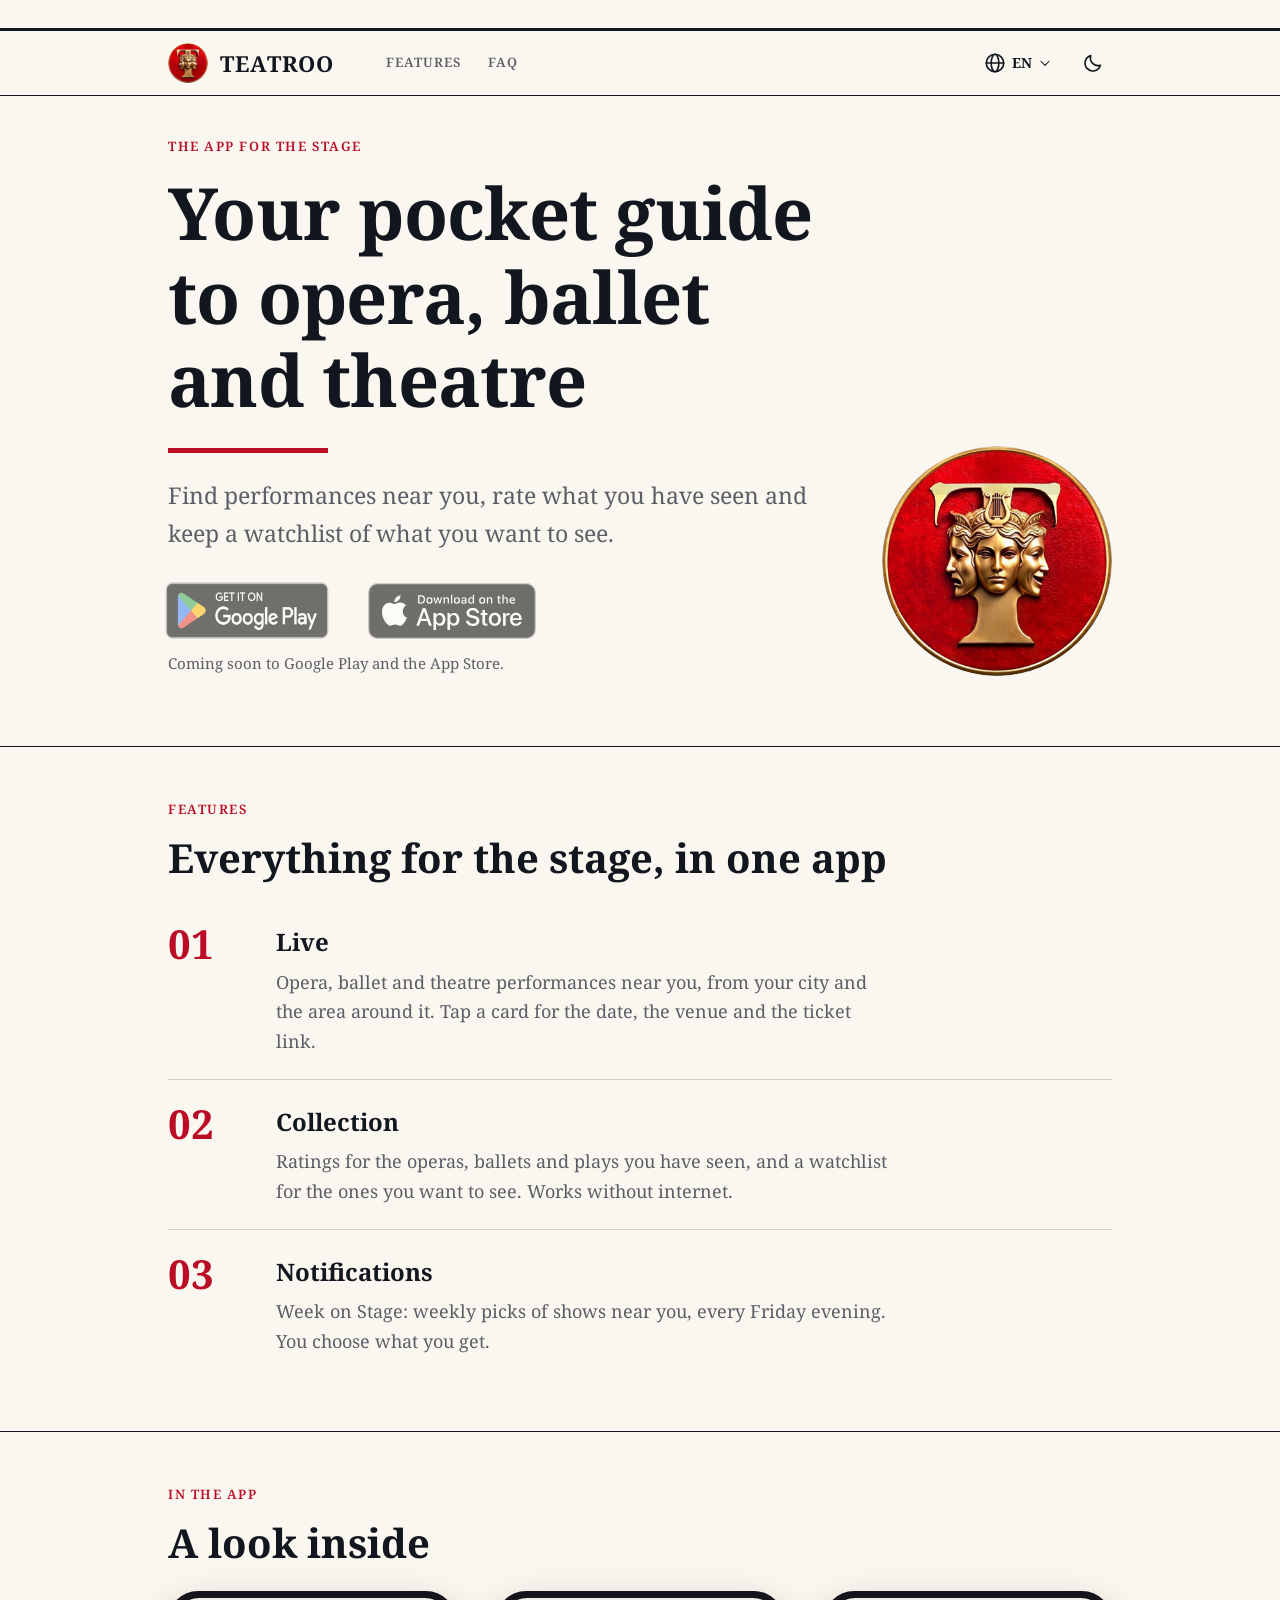
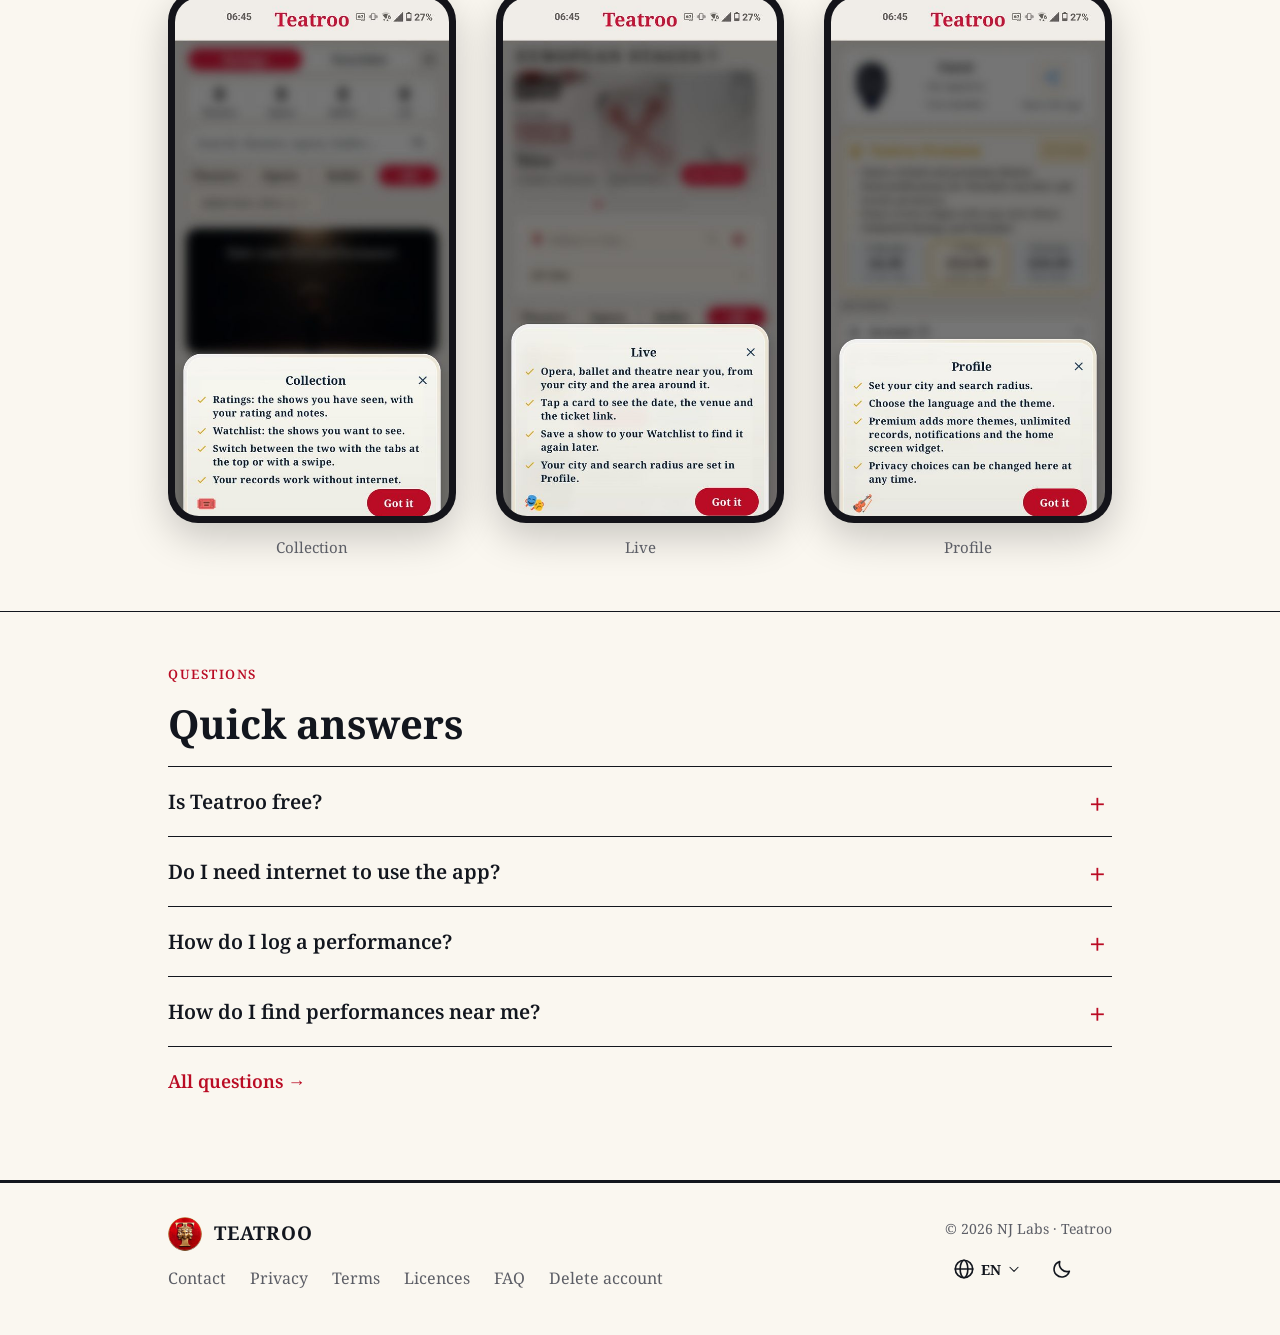
<file: index.html>
<!doctype html>
<html lang="en">
<head>
<meta charset="utf-8">
<meta name="viewport" content="width=device-width, initial-scale=1">
<title>Teatroo: your pocket guide to opera, ballet and theatre</title>
<meta name="description" content="Find opera, ballet and theatre performances near you, rate what you have seen and keep a watchlist of what you want to see.">
<meta name="color-scheme" content="light dark">
<meta property="og:title" content="Teatroo: your pocket guide to opera, ballet and theatre">
<meta property="og:description" content="Find opera, ballet and theatre performances near you, rate what you have seen and keep a watchlist of what you want to see.">
<meta property="og:type" content="website">
<meta property="og:image" content="assets/img/logo-360.png">
<link rel="icon" type="image/png" href="assets/img/favicon.png">
<link rel="apple-touch-icon" href="assets/img/apple-touch-icon.png">
<link rel="preload" href="assets/fonts/notoserif-regular.woff" as="font" type="font/woff" crossorigin>
<link rel="stylesheet" href="assets/style.css">
<script>(function(){var t=null;try{t=localStorage.getItem('teatroo-theme')}catch(e){}if(!t)t=(window.matchMedia&&matchMedia('(prefers-color-scheme: dark)').matches)?'dark':'light';document.documentElement.setAttribute('data-theme',t)})();</script>
</head>
<body>
<a class="skip" href="#main">Skip to content</a>
<header class="top"><div class="wrap">
<a class="brand" href="index.html"><img src="assets/img/logo-96.png" width="40" height="40" alt="">TEATROO</a>
<nav class="nav" aria-label="Main"><a href="index.html#features">Features</a><a href="faq.html">FAQ</a></nav>
<div class="tools"><button class="btn-icon" type="button" data-lang-toggle aria-haspopup="true" aria-expanded="false" aria-label="Language"><svg viewBox="0 0 24 24" aria-hidden="true"><circle cx="12" cy="12" r="9.5"/><ellipse cx="12" cy="12" rx="4.2" ry="9.5"/><path d="M2.5 12h19"/></svg><span>EN</span><svg class="chev" viewBox="0 0 24 24" aria-hidden="true"><path d="M5 9l7 7 7-7"/></svg></button><div class="lang-menu" hidden><ul><li><span class="on">English</span></li><li><span class="soon">Deutsch (soon)</span></li><li><span class="soon">Español (soon)</span></li><li><span class="soon">Français (soon)</span></li><li><span class="soon">Italiano (soon)</span></li><li><span class="soon">Русский (soon)</span></li></ul></div><button class="btn-icon" type="button" data-theme-toggle aria-label="Switch theme"><svg class="theme-moon" viewBox="0 0 24 24" aria-hidden="true"><path d="M20 14.5A8.5 8.5 0 0 1 9.5 4 8.5 8.5 0 1 0 20 14.5z"/></svg><svg class="theme-sun" viewBox="0 0 24 24" aria-hidden="true"><circle cx="12" cy="12" r="4"/><path d="M12 2v2.5M12 19.5V22M2 12h2.5M19.5 12H22M4.9 4.9l1.8 1.8M17.3 17.3l1.8 1.8M4.9 19.1l1.8-1.8M17.3 6.7l1.8-1.8"/></svg></button></div>
</div></header>
<main id="main">
<section class="hero" style="border-top:0"><div class="wrap">
<div>
<p class="kicker">The app for the stage</p>
<h1>Your pocket guide to opera, ballet and theatre</h1>
<hr class="rule-accent">
<p class="lead">Find performances near you, rate what you have seen and keep a watchlist of what you want to see.</p>
<div class="badges">
<a class="badge" aria-disabled="true" aria-label="Google Play: coming soon" title="Coming soon"><img class="google" src="assets/img/badge-google-play.png" width="646" height="250" alt="Get it on Google Play"></a>
<a class="badge" aria-disabled="true" aria-label="App Store: coming soon" title="Coming soon"><img class="apple" src="assets/img/badge-app-store.svg" width="120" height="40" alt="Download on the App Store"></a>
</div>
<p class="soon-note">Coming soon to Google Play and the App Store.</p>
</div>
<img class="hero-mark" src="assets/img/logo-360.png" width="230" height="230" alt="Teatroo logo: three theatre masks">
</div></section>
<section id="features"><div class="wrap">
<p class="kicker">Features</p><h2>Everything for the stage, in one app</h2>
<div class="feat"><div class="num">01</div><div><h3>Live</h3><p>Opera, ballet and theatre performances near you, from your city and the area around it. Tap a card for the date, the venue and the ticket link.</p></div></div>
<div class="feat"><div class="num">02</div><div><h3>Collection</h3><p>Ratings for the operas, ballets and plays you have seen, and a watchlist for the ones you want to see. Works without internet.</p></div></div>
<div class="feat"><div class="num">03</div><div><h3>Notifications</h3><p>Week on Stage: weekly picks of shows near you, every Friday evening. You choose what you get.</p></div></div>
</div></section>
<section id="screens"><div class="wrap">
<p class="kicker">In the app</p><h2>A look inside</h2>
<div class="phones">
<figure style="margin:0"><div class="phone"><img src="assets/img/app-1.jpg" alt="Collection: ratings and watchlist"></div><figcaption class="cap">Collection</figcaption></figure>
<figure style="margin:0"><div class="phone"><img src="assets/img/app-3.jpg" alt="Live: performances near you"></div><figcaption class="cap">Live</figcaption></figure>
<figure style="margin:0"><div class="phone"><img src="assets/img/app-2.jpg" alt="Profile: language and settings"></div><figcaption class="cap">Profile</figcaption></figure>
</div>
</div></section>
<section id="faq"><div class="wrap">
<p class="kicker">Questions</p><h2>Quick answers</h2>
<details><summary>Is Teatroo free?</summary><div class="ans">Yes.</div></details>
<details><summary>Do I need internet to use the app?</summary><div class="ans">No. Teatroo is offline-first: your records in Collection work without any connection. Live needs internet to load new performances.</div></details>
<details><summary>How do I log a performance?</summary><div class="ans">Tap the &ldquo;+&rdquo; icon to add a performance, give it a rating, write notes and place it in your ratings or your watchlist.</div></details>
<details><summary>How do I find performances near me?</summary><div class="ans">Set your city, or let Teatroo find it from your approximate location if you allow it. Live shows opera, ballet and theatre performances in your city and the area around it. If you agree, Teatroo also sends Week on Stage: weekly picks of shows near you, every Friday evening.</div></details>
<a class="more" href="faq.html">All questions</a>
</div></section>
</main>
<footer class="foot"><div class="wrap">
<div><a class="brand" href="index.html"><img src="assets/img/logo-96.png" width="34" height="34" alt="">TEATROO</a>
<nav aria-label="Footer"><a href="contact.html">Contact</a><a href="privacy.html">Privacy</a><a href="terms.html">Terms</a><a href="licenses.html">Licences</a><a href="faq.html">FAQ</a><a href="delete-account.html">Delete account</a></nav></div>
<div><p class="small">&copy; 2026 NJ Labs &middot; Teatroo</p><div class="tools"><button class="btn-icon" type="button" data-lang-toggle aria-haspopup="true" aria-expanded="false" aria-label="Language"><svg viewBox="0 0 24 24" aria-hidden="true"><circle cx="12" cy="12" r="9.5"/><ellipse cx="12" cy="12" rx="4.2" ry="9.5"/><path d="M2.5 12h19"/></svg><span>EN</span><svg class="chev" viewBox="0 0 24 24" aria-hidden="true"><path d="M5 9l7 7 7-7"/></svg></button><div class="lang-menu" hidden><ul><li><span class="on">English</span></li><li><span class="soon">Deutsch (soon)</span></li><li><span class="soon">Español (soon)</span></li><li><span class="soon">Français (soon)</span></li><li><span class="soon">Italiano (soon)</span></li><li><span class="soon">Русский (soon)</span></li></ul></div><button class="btn-icon" type="button" data-theme-toggle aria-label="Switch theme"><svg class="theme-moon" viewBox="0 0 24 24" aria-hidden="true"><path d="M20 14.5A8.5 8.5 0 0 1 9.5 4 8.5 8.5 0 1 0 20 14.5z"/></svg><svg class="theme-sun" viewBox="0 0 24 24" aria-hidden="true"><circle cx="12" cy="12" r="4"/><path d="M12 2v2.5M12 19.5V22M2 12h2.5M19.5 12H22M4.9 4.9l1.8 1.8M17.3 17.3l1.8 1.8M4.9 19.1l1.8-1.8M17.3 6.7l1.8-1.8"/></svg></button></div></div>
</div></footer>
<script src="assets/site.js"></script>
</body>
</html>
</file>
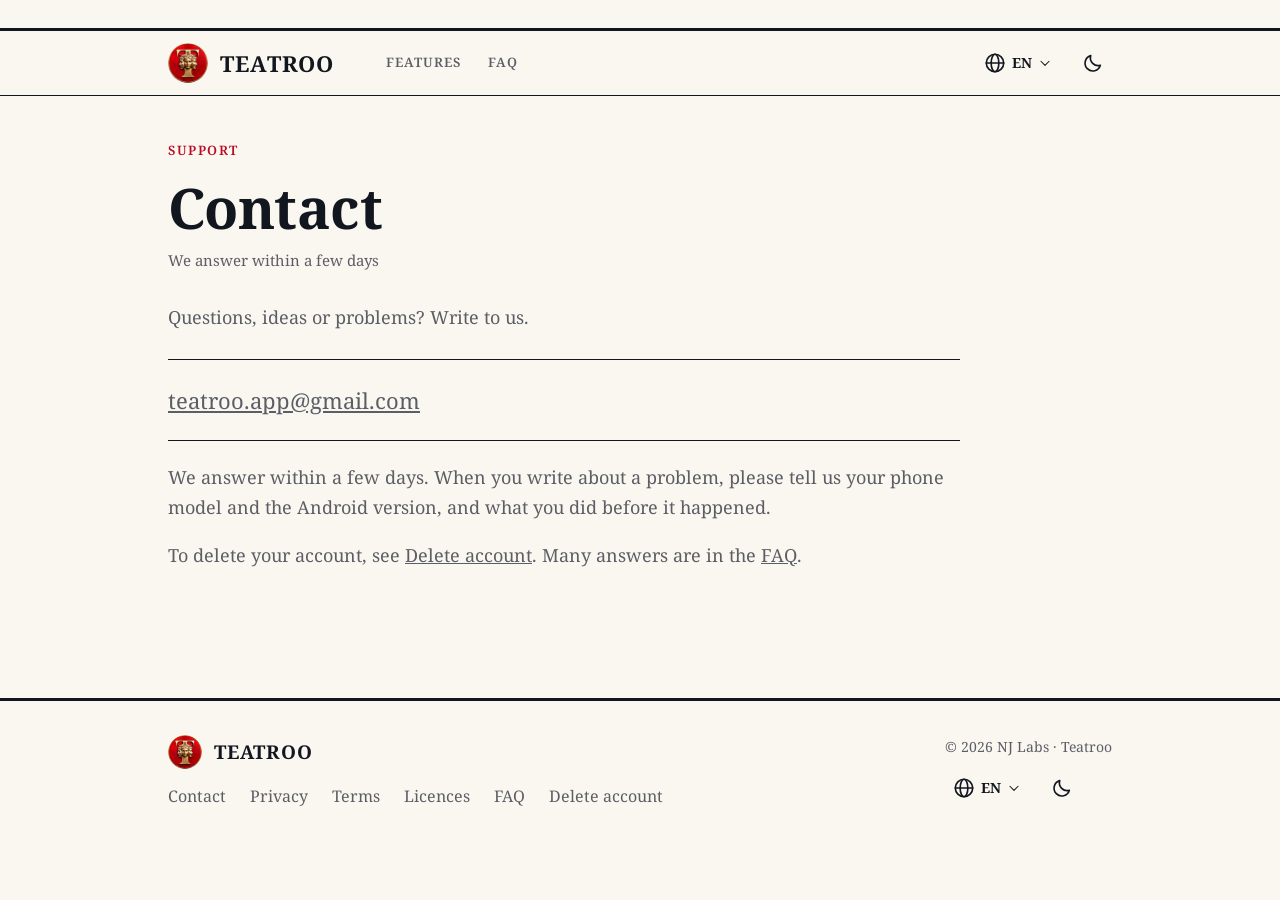
<file: contact.html>
<!doctype html>
<html lang="en">
<head>
<meta charset="utf-8">
<meta name="viewport" content="width=device-width, initial-scale=1">
<title>Contact: Teatroo</title>
<meta name="description" content="Contact Teatroo: support e-mail and what to include.">
<meta name="color-scheme" content="light dark">
<meta property="og:title" content="Contact: Teatroo">
<meta property="og:description" content="Contact Teatroo: support e-mail and what to include.">
<meta property="og:type" content="website">
<meta property="og:image" content="assets/img/logo-360.png">
<link rel="icon" type="image/png" href="assets/img/favicon.png">
<link rel="apple-touch-icon" href="assets/img/apple-touch-icon.png">
<link rel="preload" href="assets/fonts/notoserif-regular.woff" as="font" type="font/woff" crossorigin>
<link rel="stylesheet" href="assets/style.css">
<script>(function(){var t=null;try{t=localStorage.getItem('teatroo-theme')}catch(e){}if(!t)t=(window.matchMedia&&matchMedia('(prefers-color-scheme: dark)').matches)?'dark':'light';document.documentElement.setAttribute('data-theme',t)})();</script>
</head>
<body>
<a class="skip" href="#main">Skip to content</a>
<header class="top"><div class="wrap">
<a class="brand" href="index.html"><img src="assets/img/logo-96.png" width="40" height="40" alt="">TEATROO</a>
<nav class="nav" aria-label="Main"><a href="index.html#features">Features</a><a href="faq.html">FAQ</a></nav>
<div class="tools"><button class="btn-icon" type="button" data-lang-toggle aria-haspopup="true" aria-expanded="false" aria-label="Language"><svg viewBox="0 0 24 24" aria-hidden="true"><circle cx="12" cy="12" r="9.5"/><ellipse cx="12" cy="12" rx="4.2" ry="9.5"/><path d="M2.5 12h19"/></svg><span>EN</span><svg class="chev" viewBox="0 0 24 24" aria-hidden="true"><path d="M5 9l7 7 7-7"/></svg></button><div class="lang-menu" hidden><ul><li><span class="on">English</span></li><li><span class="soon">Deutsch (soon)</span></li><li><span class="soon">Español (soon)</span></li><li><span class="soon">Français (soon)</span></li><li><span class="soon">Italiano (soon)</span></li><li><span class="soon">Русский (soon)</span></li></ul></div><button class="btn-icon" type="button" data-theme-toggle aria-label="Switch theme"><svg class="theme-moon" viewBox="0 0 24 24" aria-hidden="true"><path d="M20 14.5A8.5 8.5 0 0 1 9.5 4 8.5 8.5 0 1 0 20 14.5z"/></svg><svg class="theme-sun" viewBox="0 0 24 24" aria-hidden="true"><circle cx="12" cy="12" r="4"/><path d="M12 2v2.5M12 19.5V22M2 12h2.5M19.5 12H22M4.9 4.9l1.8 1.8M17.3 17.3l1.8 1.8M4.9 19.1l1.8-1.8M17.3 6.7l1.8-1.8"/></svg></button></div>
</div></header>
<main id="main">
<div class="page"><div class="wrap"><p class="kicker">Support</p><h1>Contact</h1><p class="meta">We answer within a few days</p><div class="doc">
<p>Questions, ideas or problems? Write to us.</p>
<p class="contact-box"><a href="mailto:teatroo.app@gmail.com">teatroo.app@gmail.com</a></p>
<p>We answer within a few days. When you write about a problem, please tell us your phone model and the Android version, and what you did before it happened.</p>
<p>To delete your account, see <a href="delete-account.html">Delete account</a>. Many answers are in the <a href="faq.html">FAQ</a>.</p>
</div></div></div>
</main>
<footer class="foot"><div class="wrap">
<div><a class="brand" href="index.html"><img src="assets/img/logo-96.png" width="34" height="34" alt="">TEATROO</a>
<nav aria-label="Footer"><a href="contact.html">Contact</a><a href="privacy.html">Privacy</a><a href="terms.html">Terms</a><a href="licenses.html">Licences</a><a href="faq.html">FAQ</a><a href="delete-account.html">Delete account</a></nav></div>
<div><p class="small">&copy; 2026 NJ Labs &middot; Teatroo</p><div class="tools"><button class="btn-icon" type="button" data-lang-toggle aria-haspopup="true" aria-expanded="false" aria-label="Language"><svg viewBox="0 0 24 24" aria-hidden="true"><circle cx="12" cy="12" r="9.5"/><ellipse cx="12" cy="12" rx="4.2" ry="9.5"/><path d="M2.5 12h19"/></svg><span>EN</span><svg class="chev" viewBox="0 0 24 24" aria-hidden="true"><path d="M5 9l7 7 7-7"/></svg></button><div class="lang-menu" hidden><ul><li><span class="on">English</span></li><li><span class="soon">Deutsch (soon)</span></li><li><span class="soon">Español (soon)</span></li><li><span class="soon">Français (soon)</span></li><li><span class="soon">Italiano (soon)</span></li><li><span class="soon">Русский (soon)</span></li></ul></div><button class="btn-icon" type="button" data-theme-toggle aria-label="Switch theme"><svg class="theme-moon" viewBox="0 0 24 24" aria-hidden="true"><path d="M20 14.5A8.5 8.5 0 0 1 9.5 4 8.5 8.5 0 1 0 20 14.5z"/></svg><svg class="theme-sun" viewBox="0 0 24 24" aria-hidden="true"><circle cx="12" cy="12" r="4"/><path d="M12 2v2.5M12 19.5V22M2 12h2.5M19.5 12H22M4.9 4.9l1.8 1.8M17.3 17.3l1.8 1.8M4.9 19.1l1.8-1.8M17.3 6.7l1.8-1.8"/></svg></button></div></div>
</div></footer>
<script src="assets/site.js"></script>
</body>
</html>
</file>
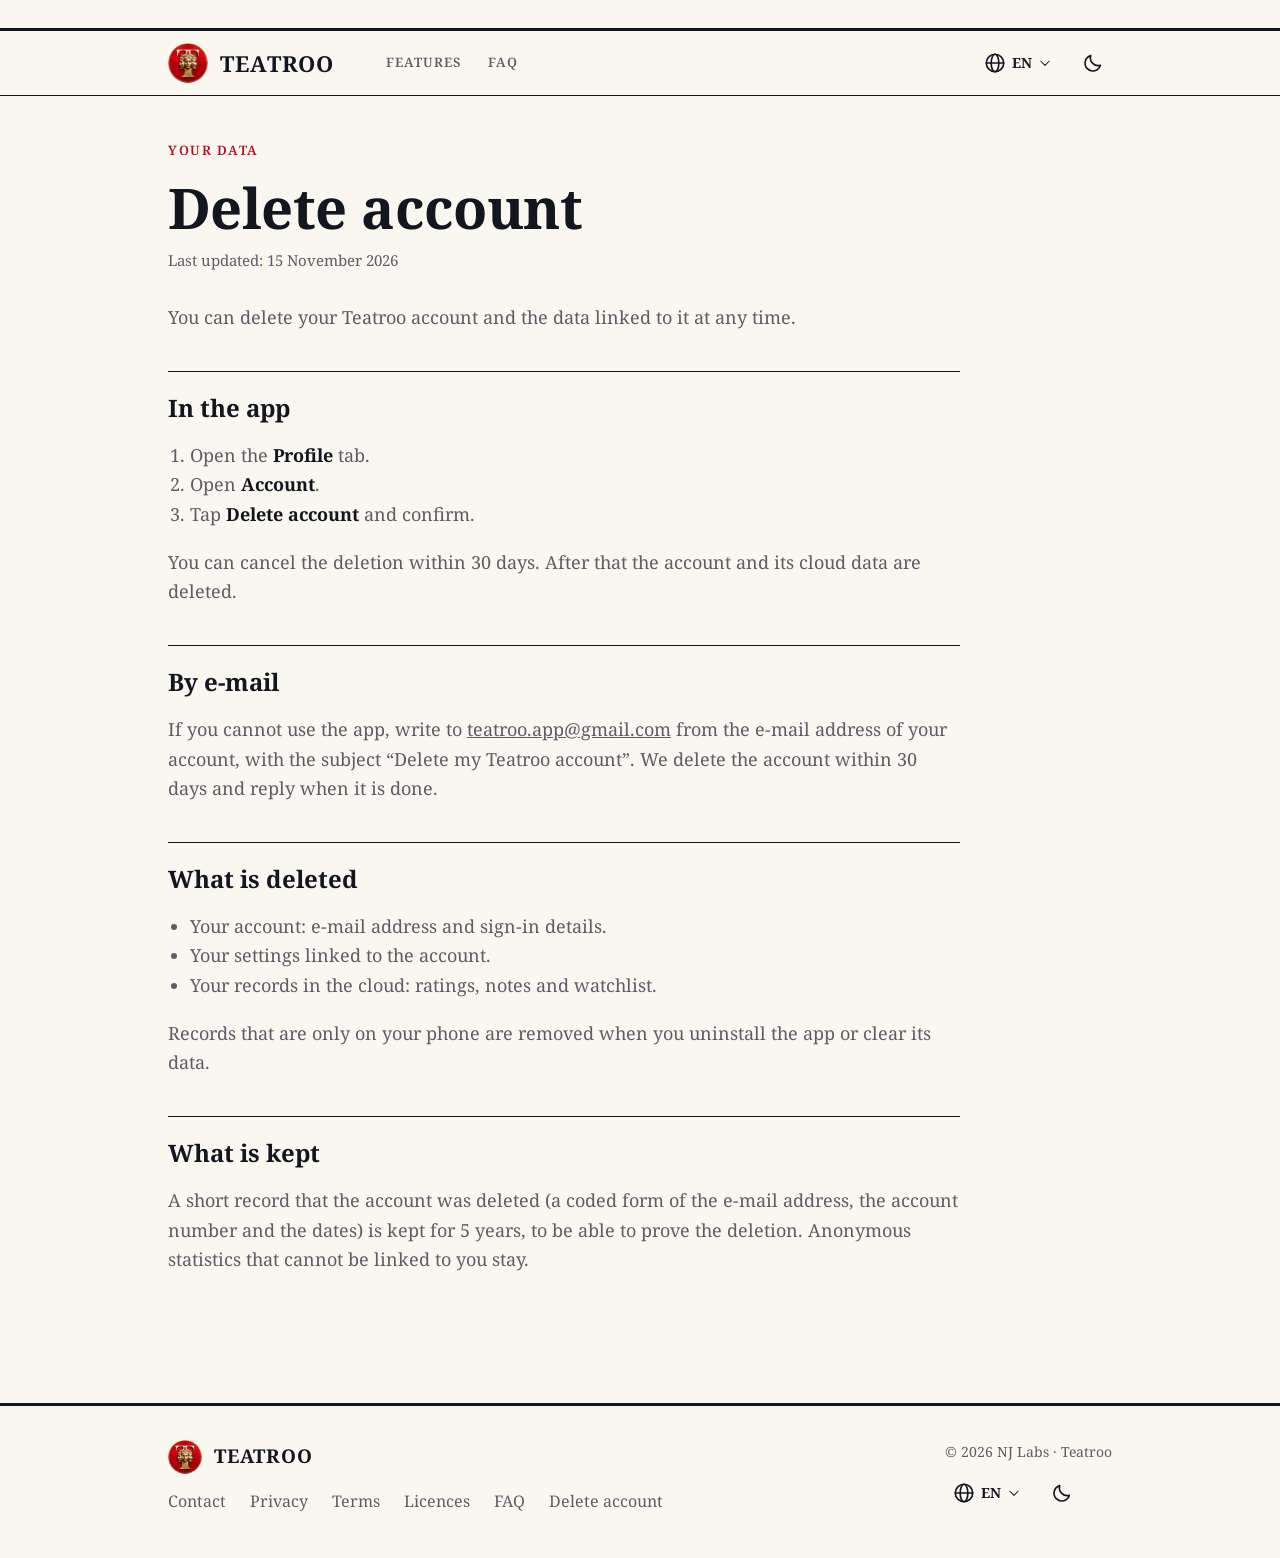
<file: delete-account.html>
<!doctype html>
<html lang="en">
<head>
<meta charset="utf-8">
<meta name="viewport" content="width=device-width, initial-scale=1">
<title>Delete account: Teatroo</title>
<meta name="description" content="How to delete your Teatroo account and data.">
<meta name="color-scheme" content="light dark">
<meta property="og:title" content="Delete account: Teatroo">
<meta property="og:description" content="How to delete your Teatroo account and data.">
<meta property="og:type" content="website">
<meta property="og:image" content="assets/img/logo-360.png">
<link rel="icon" type="image/png" href="assets/img/favicon.png">
<link rel="apple-touch-icon" href="assets/img/apple-touch-icon.png">
<link rel="preload" href="assets/fonts/notoserif-regular.woff" as="font" type="font/woff" crossorigin>
<link rel="stylesheet" href="assets/style.css">
<script>(function(){var t=null;try{t=localStorage.getItem('teatroo-theme')}catch(e){}if(!t)t=(window.matchMedia&&matchMedia('(prefers-color-scheme: dark)').matches)?'dark':'light';document.documentElement.setAttribute('data-theme',t)})();</script>
</head>
<body>
<a class="skip" href="#main">Skip to content</a>
<header class="top"><div class="wrap">
<a class="brand" href="index.html"><img src="assets/img/logo-96.png" width="40" height="40" alt="">TEATROO</a>
<nav class="nav" aria-label="Main"><a href="index.html#features">Features</a><a href="faq.html">FAQ</a></nav>
<div class="tools"><button class="btn-icon" type="button" data-lang-toggle aria-haspopup="true" aria-expanded="false" aria-label="Language"><svg viewBox="0 0 24 24" aria-hidden="true"><circle cx="12" cy="12" r="9.5"/><ellipse cx="12" cy="12" rx="4.2" ry="9.5"/><path d="M2.5 12h19"/></svg><span>EN</span><svg class="chev" viewBox="0 0 24 24" aria-hidden="true"><path d="M5 9l7 7 7-7"/></svg></button><div class="lang-menu" hidden><ul><li><span class="on">English</span></li><li><span class="soon">Deutsch (soon)</span></li><li><span class="soon">Español (soon)</span></li><li><span class="soon">Français (soon)</span></li><li><span class="soon">Italiano (soon)</span></li><li><span class="soon">Русский (soon)</span></li></ul></div><button class="btn-icon" type="button" data-theme-toggle aria-label="Switch theme"><svg class="theme-moon" viewBox="0 0 24 24" aria-hidden="true"><path d="M20 14.5A8.5 8.5 0 0 1 9.5 4 8.5 8.5 0 1 0 20 14.5z"/></svg><svg class="theme-sun" viewBox="0 0 24 24" aria-hidden="true"><circle cx="12" cy="12" r="4"/><path d="M12 2v2.5M12 19.5V22M2 12h2.5M19.5 12H22M4.9 4.9l1.8 1.8M17.3 17.3l1.8 1.8M4.9 19.1l1.8-1.8M17.3 6.7l1.8-1.8"/></svg></button></div>
</div></header>
<main id="main">
<div class="page"><div class="wrap"><p class="kicker">Your data</p><h1>Delete account</h1><p class="meta">Last updated: 15 November 2026</p><div class="doc">
<p>You can delete your Teatroo account and the data linked to it at any time.</p>
<h2>In the app</h2>
<ol><li>Open the <strong>Profile</strong> tab.</li><li>Open <strong>Account</strong>.</li><li>Tap <strong>Delete account</strong> and confirm.</li></ol>
<p>You can cancel the deletion within 30 days. After that the account and its cloud data are deleted.</p>
<h2>By e-mail</h2>
<p>If you cannot use the app, write to <a href="mailto:teatroo.app@gmail.com?subject=Delete%20my%20Teatroo%20account">teatroo.app@gmail.com</a> from the e-mail address of your account, with the subject &ldquo;Delete my Teatroo account&rdquo;. We delete the account within 30 days and reply when it is done.</p>
<h2>What is deleted</h2>
<ul><li>Your account: e-mail address and sign-in details.</li>
<li>Your settings linked to the account.</li>
<li>Your records in the cloud: ratings, notes and watchlist.</li></ul>
<p>Records that are only on your phone are removed when you uninstall the app or clear its data.</p>
<h2>What is kept</h2>
<p>A short record that the account was deleted (a coded form of the e-mail address, the account number and the dates) is kept for 5 years, to be able to prove the deletion. Anonymous statistics that cannot be linked to you stay.</p>
</div></div></div>
</main>
<footer class="foot"><div class="wrap">
<div><a class="brand" href="index.html"><img src="assets/img/logo-96.png" width="34" height="34" alt="">TEATROO</a>
<nav aria-label="Footer"><a href="contact.html">Contact</a><a href="privacy.html">Privacy</a><a href="terms.html">Terms</a><a href="licenses.html">Licences</a><a href="faq.html">FAQ</a><a href="delete-account.html">Delete account</a></nav></div>
<div><p class="small">&copy; 2026 NJ Labs &middot; Teatroo</p><div class="tools"><button class="btn-icon" type="button" data-lang-toggle aria-haspopup="true" aria-expanded="false" aria-label="Language"><svg viewBox="0 0 24 24" aria-hidden="true"><circle cx="12" cy="12" r="9.5"/><ellipse cx="12" cy="12" rx="4.2" ry="9.5"/><path d="M2.5 12h19"/></svg><span>EN</span><svg class="chev" viewBox="0 0 24 24" aria-hidden="true"><path d="M5 9l7 7 7-7"/></svg></button><div class="lang-menu" hidden><ul><li><span class="on">English</span></li><li><span class="soon">Deutsch (soon)</span></li><li><span class="soon">Español (soon)</span></li><li><span class="soon">Français (soon)</span></li><li><span class="soon">Italiano (soon)</span></li><li><span class="soon">Русский (soon)</span></li></ul></div><button class="btn-icon" type="button" data-theme-toggle aria-label="Switch theme"><svg class="theme-moon" viewBox="0 0 24 24" aria-hidden="true"><path d="M20 14.5A8.5 8.5 0 0 1 9.5 4 8.5 8.5 0 1 0 20 14.5z"/></svg><svg class="theme-sun" viewBox="0 0 24 24" aria-hidden="true"><circle cx="12" cy="12" r="4"/><path d="M12 2v2.5M12 19.5V22M2 12h2.5M19.5 12H22M4.9 4.9l1.8 1.8M17.3 17.3l1.8 1.8M4.9 19.1l1.8-1.8M17.3 6.7l1.8-1.8"/></svg></button></div></div>
</div></footer>
<script src="assets/site.js"></script>
</body>
</html>
</file>
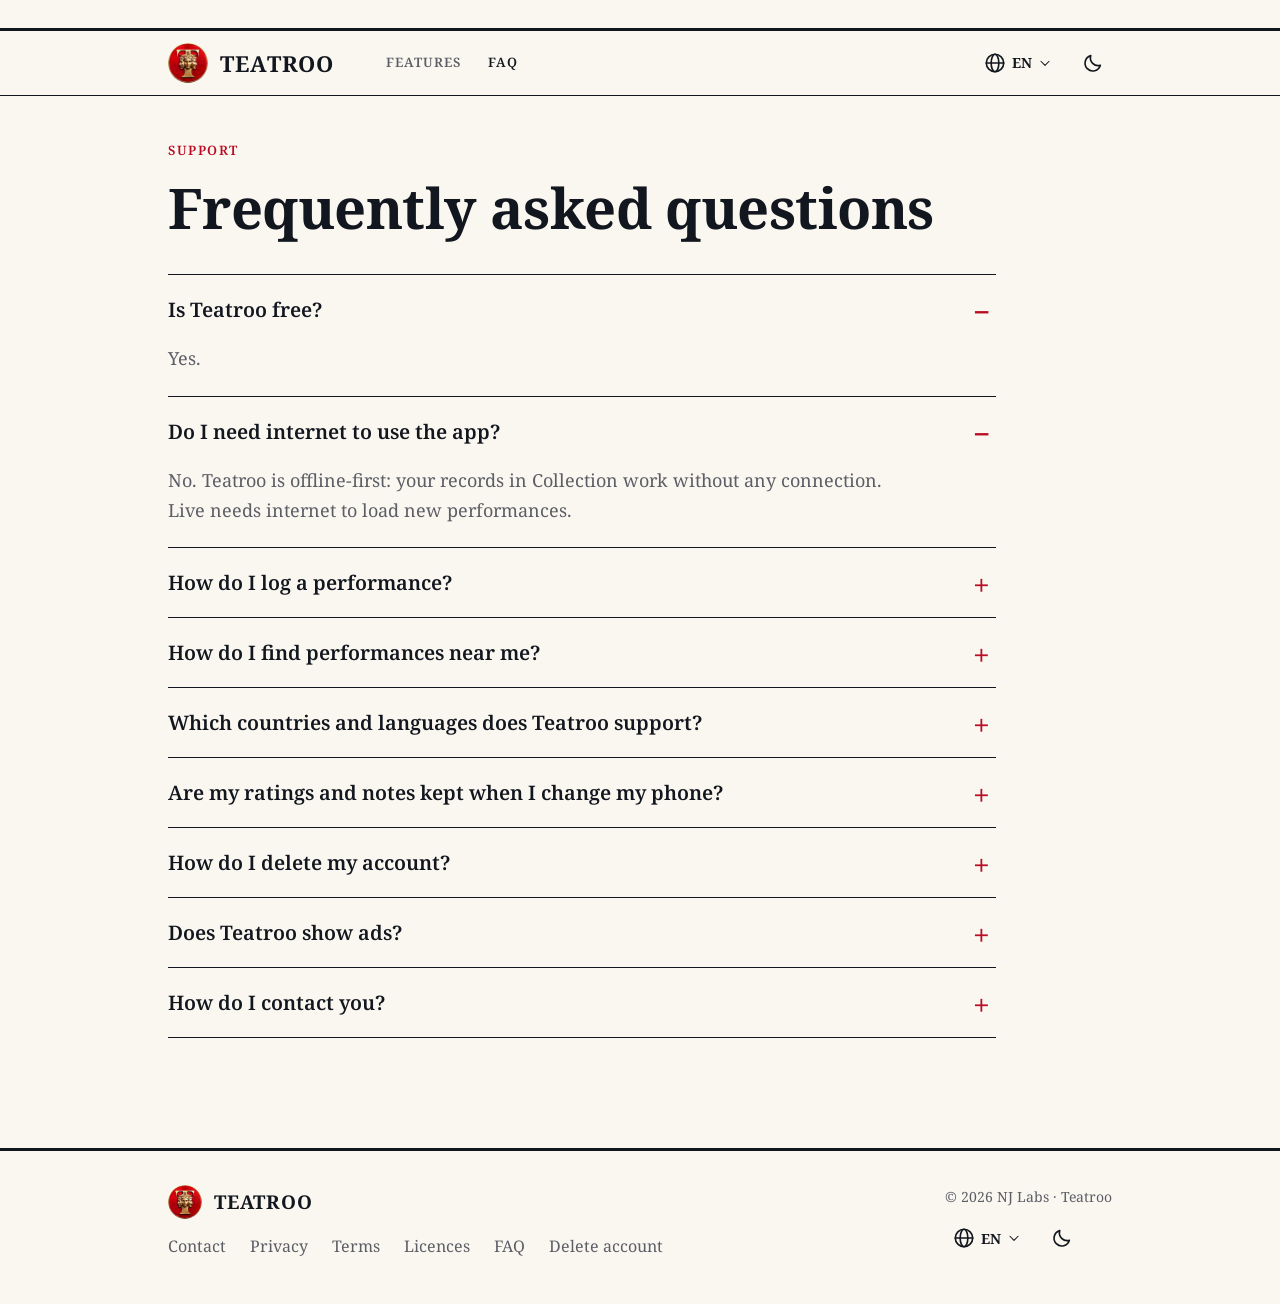
<file: faq.html>
<!doctype html>
<html lang="en">
<head>
<meta charset="utf-8">
<meta name="viewport" content="width=device-width, initial-scale=1">
<title>FAQ: Teatroo</title>
<meta name="description" content="Frequently asked questions about Teatroo: offline use, notifications, ads and deleting your account.">
<meta name="color-scheme" content="light dark">
<meta property="og:title" content="FAQ: Teatroo">
<meta property="og:description" content="Frequently asked questions about Teatroo: offline use, notifications, ads and deleting your account.">
<meta property="og:type" content="website">
<meta property="og:image" content="assets/img/logo-360.png">
<link rel="icon" type="image/png" href="assets/img/favicon.png">
<link rel="apple-touch-icon" href="assets/img/apple-touch-icon.png">
<link rel="preload" href="assets/fonts/notoserif-regular.woff" as="font" type="font/woff" crossorigin>
<link rel="stylesheet" href="assets/style.css">
<script>(function(){var t=null;try{t=localStorage.getItem('teatroo-theme')}catch(e){}if(!t)t=(window.matchMedia&&matchMedia('(prefers-color-scheme: dark)').matches)?'dark':'light';document.documentElement.setAttribute('data-theme',t)})();</script>
</head>
<body>
<a class="skip" href="#main">Skip to content</a>
<header class="top"><div class="wrap">
<a class="brand" href="index.html"><img src="assets/img/logo-96.png" width="40" height="40" alt="">TEATROO</a>
<nav class="nav" aria-label="Main"><a href="index.html#features">Features</a><a href="faq.html" aria-current="page">FAQ</a></nav>
<div class="tools"><button class="btn-icon" type="button" data-lang-toggle aria-haspopup="true" aria-expanded="false" aria-label="Language"><svg viewBox="0 0 24 24" aria-hidden="true"><circle cx="12" cy="12" r="9.5"/><ellipse cx="12" cy="12" rx="4.2" ry="9.5"/><path d="M2.5 12h19"/></svg><span>EN</span><svg class="chev" viewBox="0 0 24 24" aria-hidden="true"><path d="M5 9l7 7 7-7"/></svg></button><div class="lang-menu" hidden><ul><li><span class="on">English</span></li><li><span class="soon">Deutsch (soon)</span></li><li><span class="soon">Español (soon)</span></li><li><span class="soon">Français (soon)</span></li><li><span class="soon">Italiano (soon)</span></li><li><span class="soon">Русский (soon)</span></li></ul></div><button class="btn-icon" type="button" data-theme-toggle aria-label="Switch theme"><svg class="theme-moon" viewBox="0 0 24 24" aria-hidden="true"><path d="M20 14.5A8.5 8.5 0 0 1 9.5 4 8.5 8.5 0 1 0 20 14.5z"/></svg><svg class="theme-sun" viewBox="0 0 24 24" aria-hidden="true"><circle cx="12" cy="12" r="4"/><path d="M12 2v2.5M12 19.5V22M2 12h2.5M19.5 12H22M4.9 4.9l1.8 1.8M17.3 17.3l1.8 1.8M4.9 19.1l1.8-1.8M17.3 6.7l1.8-1.8"/></svg></button></div>
</div></header>
<main id="main">
<div class="page"><div class="wrap"><p class="kicker">Support</p><h1>Frequently asked questions</h1><div class="doc" style="margin-top:34px;max-width:46em">
<details open><summary>Is Teatroo free?</summary><div class="ans">Yes.</div></details>
<details open><summary>Do I need internet to use the app?</summary><div class="ans">No. Teatroo is offline-first: your records in Collection work without any connection. Live needs internet to load new performances.</div></details>
<details><summary>How do I log a performance?</summary><div class="ans">Tap the &ldquo;+&rdquo; icon to add a performance, give it a rating, write notes and place it in your ratings or your watchlist.</div></details>
<details><summary>How do I find performances near me?</summary><div class="ans">Set your city, or let Teatroo find it from your approximate location if you allow it. Live shows opera, ballet and theatre performances in your city and the area around it. If you agree, Teatroo also sends Week on Stage: weekly picks of shows near you, every Friday evening.</div></details>
<details><summary>Which countries and languages does Teatroo support?</summary><div class="ans">Teatroo covers countries across Europe, and the list grows. The app is available in English, German, Spanish, French, Italian and Russian.</div></details>
<details><summary>Are my ratings and notes kept when I change my phone?</summary><div class="ans">Yes, if you are signed in to an account: your ratings, notes and watchlist are synchronised with Teatroo&rsquo;s own cloud servers in the EU, and come back when you sign in on the new phone. Without an account they stay on your phone only.</div></details>
<details><summary>How do I delete my account?</summary><div class="ans">Open Profile, then Account, then Delete account. You can also use the <a href="delete-account.html">Delete account</a> page on this site.</div></details>
<details><summary>Does Teatroo show ads?</summary><div class="ans">No. Teatroo shows no ads. Anonymous usage statistics are optional: you choose at the first start and can change it in Profile at any time.</div></details>
<details><summary>How do I contact you?</summary><div class="ans">Write to <a href="mailto:teatroo.app@gmail.com">teatroo.app@gmail.com</a>. We answer within a few days.</div></details>
</div></div></div>
</main>
<footer class="foot"><div class="wrap">
<div><a class="brand" href="index.html"><img src="assets/img/logo-96.png" width="34" height="34" alt="">TEATROO</a>
<nav aria-label="Footer"><a href="contact.html">Contact</a><a href="privacy.html">Privacy</a><a href="terms.html">Terms</a><a href="licenses.html">Licences</a><a href="faq.html">FAQ</a><a href="delete-account.html">Delete account</a></nav></div>
<div><p class="small">&copy; 2026 NJ Labs &middot; Teatroo</p><div class="tools"><button class="btn-icon" type="button" data-lang-toggle aria-haspopup="true" aria-expanded="false" aria-label="Language"><svg viewBox="0 0 24 24" aria-hidden="true"><circle cx="12" cy="12" r="9.5"/><ellipse cx="12" cy="12" rx="4.2" ry="9.5"/><path d="M2.5 12h19"/></svg><span>EN</span><svg class="chev" viewBox="0 0 24 24" aria-hidden="true"><path d="M5 9l7 7 7-7"/></svg></button><div class="lang-menu" hidden><ul><li><span class="on">English</span></li><li><span class="soon">Deutsch (soon)</span></li><li><span class="soon">Español (soon)</span></li><li><span class="soon">Français (soon)</span></li><li><span class="soon">Italiano (soon)</span></li><li><span class="soon">Русский (soon)</span></li></ul></div><button class="btn-icon" type="button" data-theme-toggle aria-label="Switch theme"><svg class="theme-moon" viewBox="0 0 24 24" aria-hidden="true"><path d="M20 14.5A8.5 8.5 0 0 1 9.5 4 8.5 8.5 0 1 0 20 14.5z"/></svg><svg class="theme-sun" viewBox="0 0 24 24" aria-hidden="true"><circle cx="12" cy="12" r="4"/><path d="M12 2v2.5M12 19.5V22M2 12h2.5M19.5 12H22M4.9 4.9l1.8 1.8M17.3 17.3l1.8 1.8M4.9 19.1l1.8-1.8M17.3 6.7l1.8-1.8"/></svg></button></div></div>
</div></footer>
<script src="assets/site.js"></script>
</body>
</html>
</file>
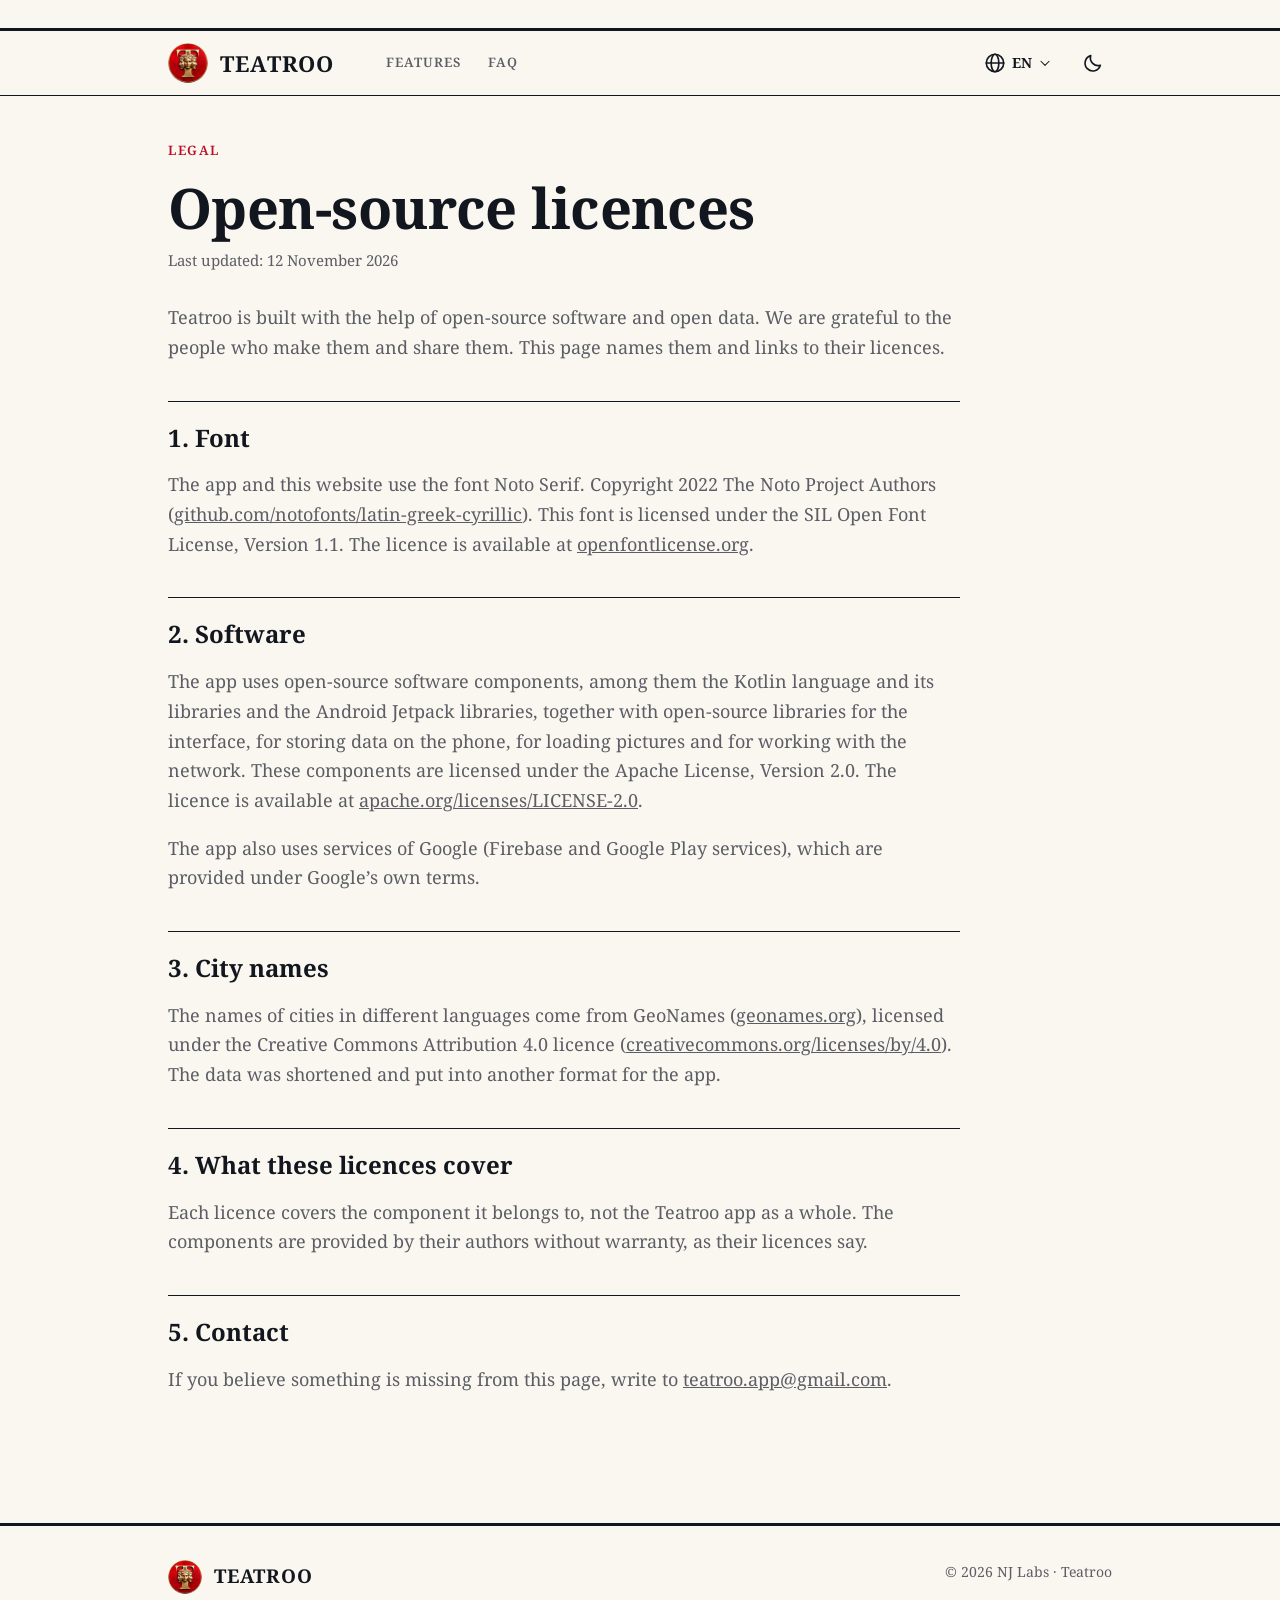
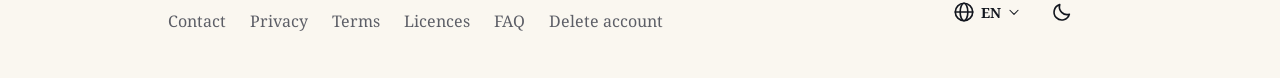
<file: licenses.html>
<!doctype html>
<html lang="en">
<head>
<meta charset="utf-8">
<meta name="viewport" content="width=device-width, initial-scale=1">
<title>Open-source licences: Teatroo</title>
<meta name="description" content="Open-source software and open data used in the Teatroo app, and their licences.">
<meta name="color-scheme" content="light dark">
<meta property="og:title" content="Open-source licences: Teatroo">
<meta property="og:description" content="Open-source software and open data used in the Teatroo app, and their licences.">
<meta property="og:type" content="website">
<meta property="og:image" content="assets/img/logo-360.png">
<link rel="icon" type="image/png" href="assets/img/favicon.png">
<link rel="apple-touch-icon" href="assets/img/apple-touch-icon.png">
<link rel="preload" href="assets/fonts/notoserif-regular.woff" as="font" type="font/woff" crossorigin>
<link rel="stylesheet" href="assets/style.css">
<script>(function(){var t=null;try{t=localStorage.getItem('teatroo-theme')}catch(e){}if(!t)t=(window.matchMedia&&matchMedia('(prefers-color-scheme: dark)').matches)?'dark':'light';document.documentElement.setAttribute('data-theme',t)})();</script>
</head>
<body>
<a class="skip" href="#main">Skip to content</a>
<header class="top"><div class="wrap">
<a class="brand" href="index.html"><img src="assets/img/logo-96.png" width="40" height="40" alt="">TEATROO</a>
<nav class="nav" aria-label="Main"><a href="index.html#features">Features</a><a href="faq.html">FAQ</a></nav>
<div class="tools"><button class="btn-icon" type="button" data-lang-toggle aria-haspopup="true" aria-expanded="false" aria-label="Language"><svg viewBox="0 0 24 24" aria-hidden="true"><circle cx="12" cy="12" r="9.5"/><ellipse cx="12" cy="12" rx="4.2" ry="9.5"/><path d="M2.5 12h19"/></svg><span>EN</span><svg class="chev" viewBox="0 0 24 24" aria-hidden="true"><path d="M5 9l7 7 7-7"/></svg></button><div class="lang-menu" hidden><ul><li><span class="on">English</span></li><li><span class="soon">Deutsch (soon)</span></li><li><span class="soon">Español (soon)</span></li><li><span class="soon">Français (soon)</span></li><li><span class="soon">Italiano (soon)</span></li><li><span class="soon">Русский (soon)</span></li></ul></div><button class="btn-icon" type="button" data-theme-toggle aria-label="Switch theme"><svg class="theme-moon" viewBox="0 0 24 24" aria-hidden="true"><path d="M20 14.5A8.5 8.5 0 0 1 9.5 4 8.5 8.5 0 1 0 20 14.5z"/></svg><svg class="theme-sun" viewBox="0 0 24 24" aria-hidden="true"><circle cx="12" cy="12" r="4"/><path d="M12 2v2.5M12 19.5V22M2 12h2.5M19.5 12H22M4.9 4.9l1.8 1.8M17.3 17.3l1.8 1.8M4.9 19.1l1.8-1.8M17.3 6.7l1.8-1.8"/></svg></button></div>
</div></header>
<main id="main">
<div class="page"><div class="wrap"><p class="kicker">Legal</p><h1>Open-source licences</h1><p class="meta">Last updated: 12 November 2026</p><div class="doc">
<p>Teatroo is built with the help of open-source software and open data. We are grateful to the people who make them and share them. This page names them and links to their licences.</p>
<h2>1. Font</h2>
<p>The app and this website use the font Noto Serif. Copyright 2022 The Noto Project Authors (<a href="https://github.com/notofonts/latin-greek-cyrillic" rel="noopener">github.com/notofonts/latin-greek-cyrillic</a>). This font is licensed under the SIL Open Font License, Version 1.1. The licence is available at <a href="https://openfontlicense.org" rel="noopener">openfontlicense.org</a>.</p>
<h2>2. Software</h2>
<p>The app uses open-source software components, among them the Kotlin language and its libraries and the Android Jetpack libraries, together with open-source libraries for the interface, for storing data on the phone, for loading pictures and for working with the network. These components are licensed under the Apache License, Version 2.0. The licence is available at <a href="https://www.apache.org/licenses/LICENSE-2.0" rel="noopener">apache.org/licenses/LICENSE-2.0</a>.</p>
<p>The app also uses services of Google (Firebase and Google Play services), which are provided under Google&rsquo;s own terms.</p>
<h2>3. City names</h2>
<p>The names of cities in different languages come from GeoNames (<a href="https://www.geonames.org" rel="noopener">geonames.org</a>), licensed under the Creative Commons Attribution 4.0 licence (<a href="https://creativecommons.org/licenses/by/4.0/" rel="noopener">creativecommons.org/licenses/by/4.0</a>). The data was shortened and put into another format for the app.</p>
<h2>4. What these licences cover</h2>
<p>Each licence covers the component it belongs to, not the Teatroo app as a whole. The components are provided by their authors without warranty, as their licences say.</p>
<h2>5. Contact</h2>
<p>If you believe something is missing from this page, write to <a href="mailto:teatroo.app@gmail.com">teatroo.app@gmail.com</a>.</p>
</div></div></div>
</main>
<footer class="foot"><div class="wrap">
<div><a class="brand" href="index.html"><img src="assets/img/logo-96.png" width="34" height="34" alt="">TEATROO</a>
<nav aria-label="Footer"><a href="contact.html">Contact</a><a href="privacy.html">Privacy</a><a href="terms.html">Terms</a><a href="licenses.html">Licences</a><a href="faq.html">FAQ</a><a href="delete-account.html">Delete account</a></nav></div>
<div><p class="small">&copy; 2026 NJ Labs &middot; Teatroo</p><div class="tools"><button class="btn-icon" type="button" data-lang-toggle aria-haspopup="true" aria-expanded="false" aria-label="Language"><svg viewBox="0 0 24 24" aria-hidden="true"><circle cx="12" cy="12" r="9.5"/><ellipse cx="12" cy="12" rx="4.2" ry="9.5"/><path d="M2.5 12h19"/></svg><span>EN</span><svg class="chev" viewBox="0 0 24 24" aria-hidden="true"><path d="M5 9l7 7 7-7"/></svg></button><div class="lang-menu" hidden><ul><li><span class="on">English</span></li><li><span class="soon">Deutsch (soon)</span></li><li><span class="soon">Español (soon)</span></li><li><span class="soon">Français (soon)</span></li><li><span class="soon">Italiano (soon)</span></li><li><span class="soon">Русский (soon)</span></li></ul></div><button class="btn-icon" type="button" data-theme-toggle aria-label="Switch theme"><svg class="theme-moon" viewBox="0 0 24 24" aria-hidden="true"><path d="M20 14.5A8.5 8.5 0 0 1 9.5 4 8.5 8.5 0 1 0 20 14.5z"/></svg><svg class="theme-sun" viewBox="0 0 24 24" aria-hidden="true"><circle cx="12" cy="12" r="4"/><path d="M12 2v2.5M12 19.5V22M2 12h2.5M19.5 12H22M4.9 4.9l1.8 1.8M17.3 17.3l1.8 1.8M4.9 19.1l1.8-1.8M17.3 6.7l1.8-1.8"/></svg></button></div></div>
</div></footer>
<script src="assets/site.js"></script>
</body>
</html>
</file>
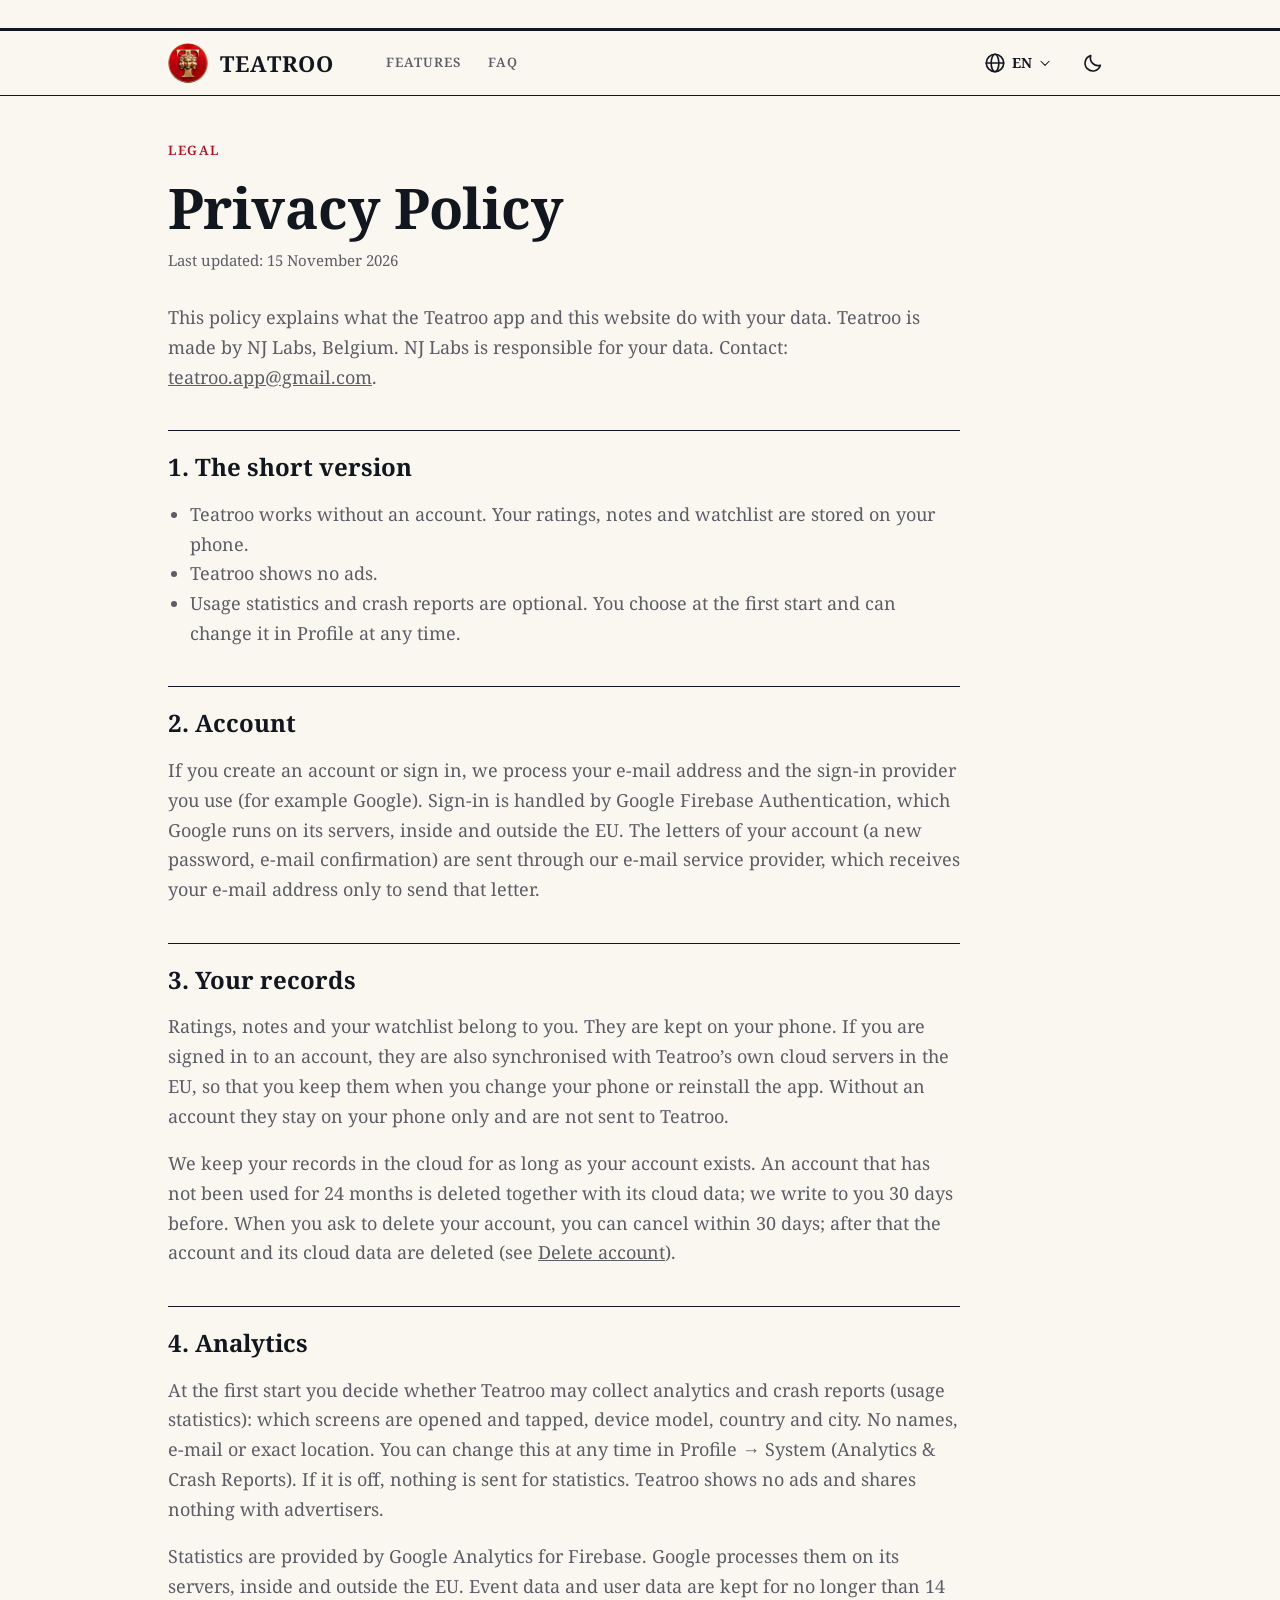
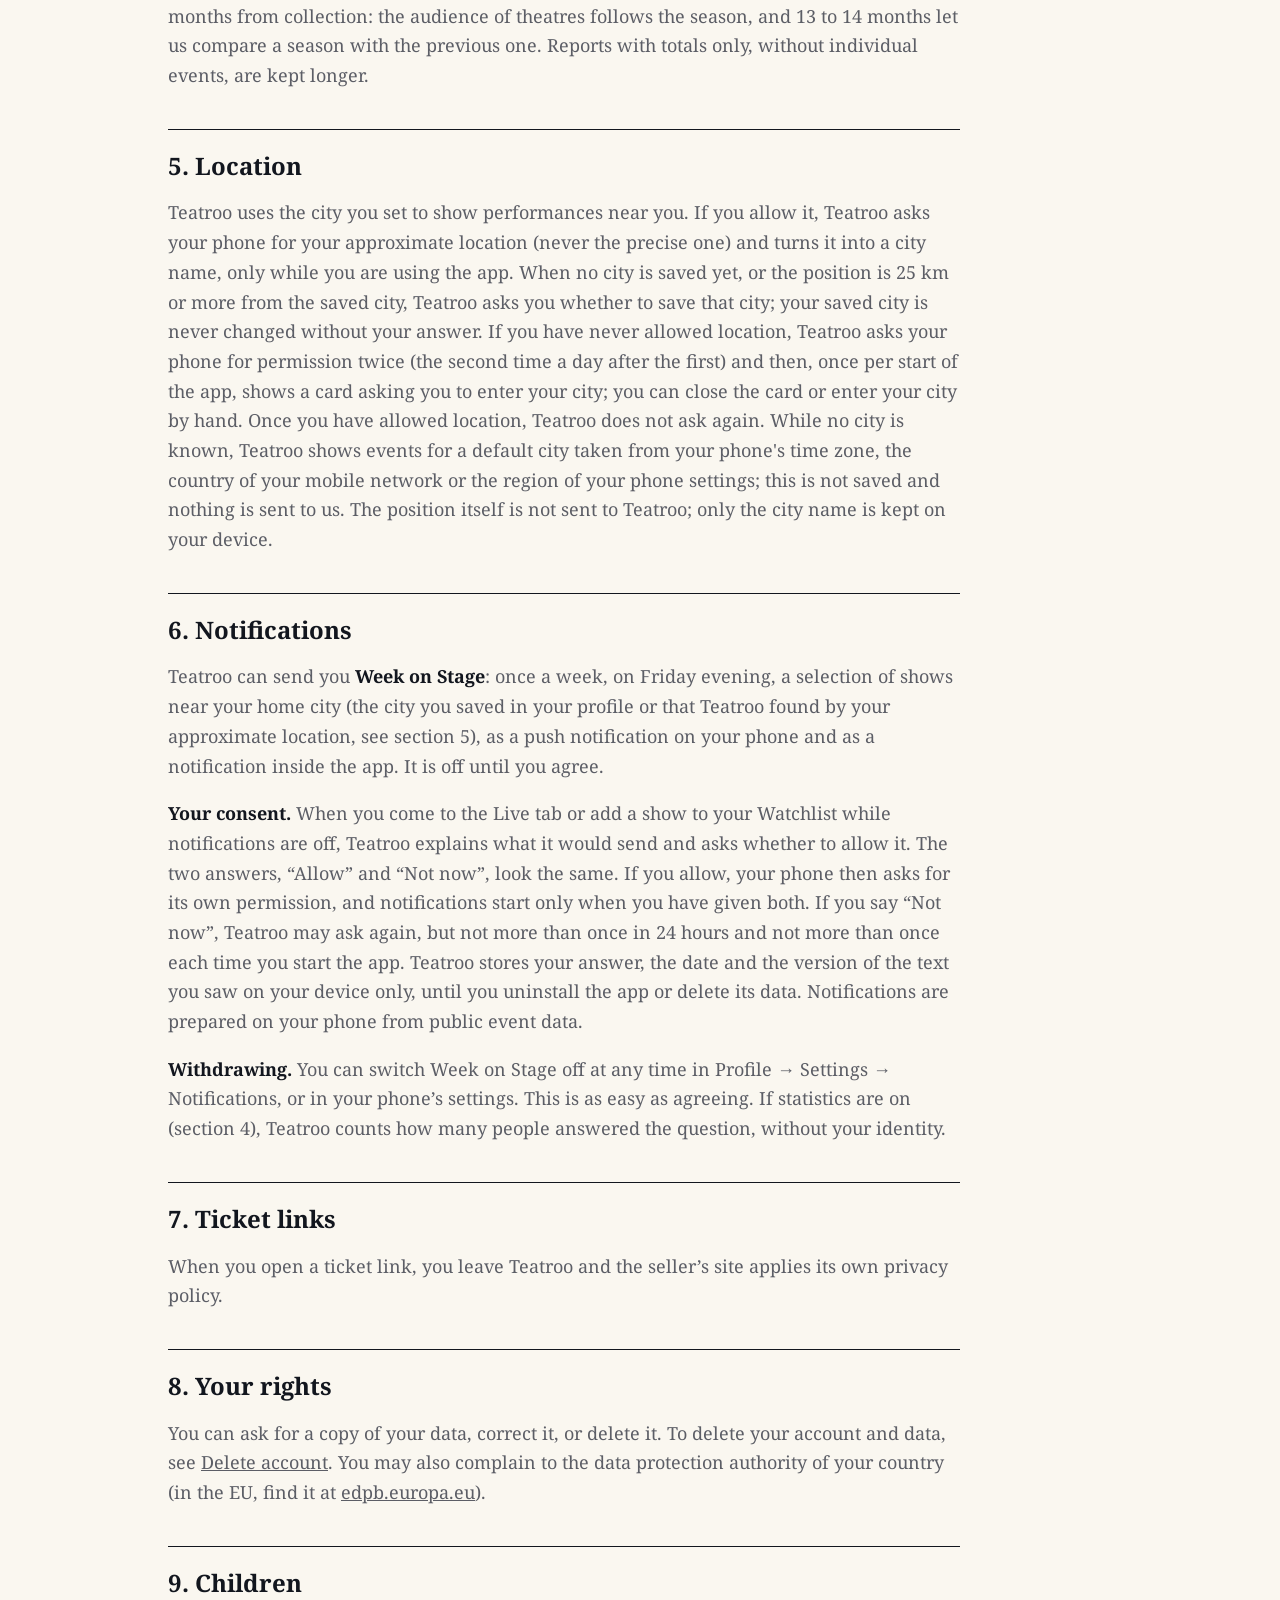
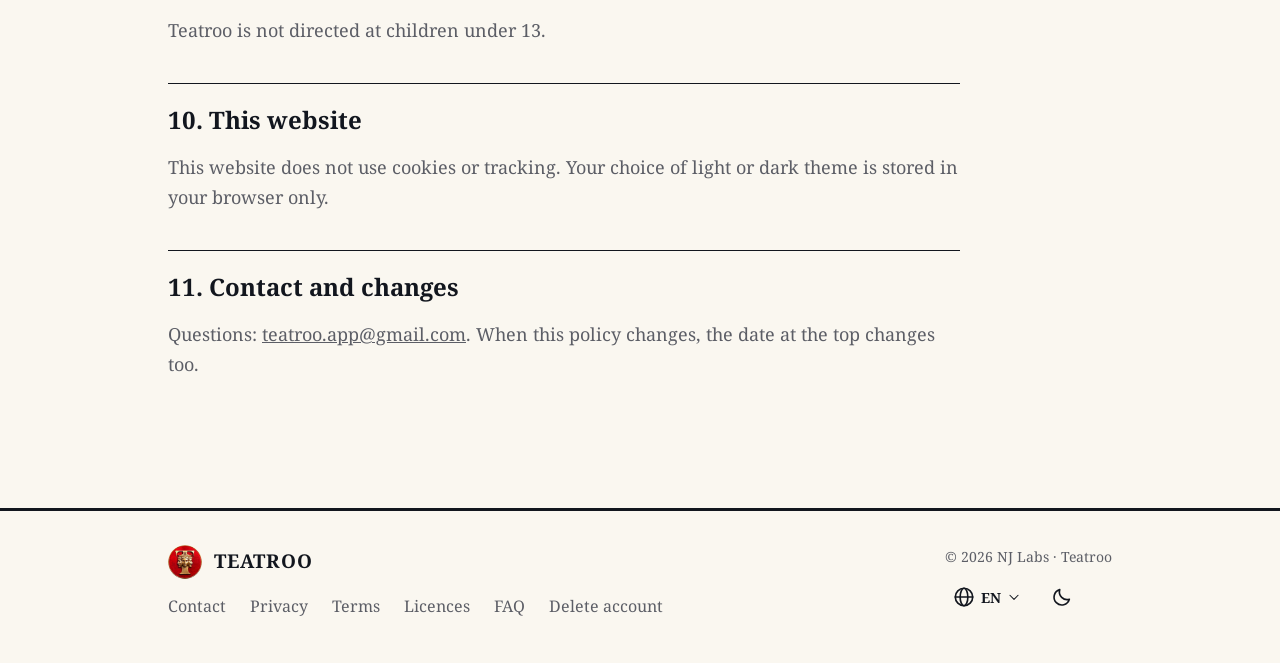
<file: privacy.html>
<!doctype html>
<html lang="en">
<head>
<meta charset="utf-8">
<meta name="viewport" content="width=device-width, initial-scale=1">
<title>Privacy Policy: Teatroo</title>
<meta name="description" content="How Teatroo handles your data: account, analytics choices, location and notifications.">
<meta name="color-scheme" content="light dark">
<meta property="og:title" content="Privacy Policy: Teatroo">
<meta property="og:description" content="How Teatroo handles your data: account, analytics choices, location and notifications.">
<meta property="og:type" content="website">
<meta property="og:image" content="assets/img/logo-360.png">
<link rel="icon" type="image/png" href="assets/img/favicon.png">
<link rel="apple-touch-icon" href="assets/img/apple-touch-icon.png">
<link rel="preload" href="assets/fonts/notoserif-regular.woff" as="font" type="font/woff" crossorigin>
<link rel="stylesheet" href="assets/style.css">
<script>(function(){var t=null;try{t=localStorage.getItem('teatroo-theme')}catch(e){}if(!t)t=(window.matchMedia&&matchMedia('(prefers-color-scheme: dark)').matches)?'dark':'light';document.documentElement.setAttribute('data-theme',t)})();</script>
</head>
<body>
<a class="skip" href="#main">Skip to content</a>
<header class="top"><div class="wrap">
<a class="brand" href="index.html"><img src="assets/img/logo-96.png" width="40" height="40" alt="">TEATROO</a>
<nav class="nav" aria-label="Main"><a href="index.html#features">Features</a><a href="faq.html">FAQ</a></nav>
<div class="tools"><button class="btn-icon" type="button" data-lang-toggle aria-haspopup="true" aria-expanded="false" aria-label="Language"><svg viewBox="0 0 24 24" aria-hidden="true"><circle cx="12" cy="12" r="9.5"/><ellipse cx="12" cy="12" rx="4.2" ry="9.5"/><path d="M2.5 12h19"/></svg><span>EN</span><svg class="chev" viewBox="0 0 24 24" aria-hidden="true"><path d="M5 9l7 7 7-7"/></svg></button><div class="lang-menu" hidden><ul><li><span class="on">English</span></li><li><span class="soon">Deutsch (soon)</span></li><li><span class="soon">Español (soon)</span></li><li><span class="soon">Français (soon)</span></li><li><span class="soon">Italiano (soon)</span></li><li><span class="soon">Русский (soon)</span></li></ul></div><button class="btn-icon" type="button" data-theme-toggle aria-label="Switch theme"><svg class="theme-moon" viewBox="0 0 24 24" aria-hidden="true"><path d="M20 14.5A8.5 8.5 0 0 1 9.5 4 8.5 8.5 0 1 0 20 14.5z"/></svg><svg class="theme-sun" viewBox="0 0 24 24" aria-hidden="true"><circle cx="12" cy="12" r="4"/><path d="M12 2v2.5M12 19.5V22M2 12h2.5M19.5 12H22M4.9 4.9l1.8 1.8M17.3 17.3l1.8 1.8M4.9 19.1l1.8-1.8M17.3 6.7l1.8-1.8"/></svg></button></div>
</div></header>
<main id="main">
<div class="page"><div class="wrap"><p class="kicker">Legal</p><h1>Privacy Policy</h1><p class="meta">Last updated: 15 November 2026</p><div class="doc">
<p>This policy explains what the Teatroo app and this website do with your data. Teatroo is made by NJ Labs, Belgium. NJ Labs is responsible for your data. Contact: <a href="mailto:teatroo.app@gmail.com">teatroo.app@gmail.com</a>.</p>
<h2>1. The short version</h2>
<ul><li>Teatroo works without an account. Your ratings, notes and watchlist are stored on your phone.</li>
<li>Teatroo shows no ads.</li>
<li>Usage statistics and crash reports are optional. You choose at the first start and can change it in Profile at any time.</li></ul>
<h2>2. Account</h2>
<p>If you create an account or sign in, we process your e-mail address and the sign-in provider you use (for example Google). Sign-in is handled by Google Firebase Authentication, which Google runs on its servers, inside and outside the EU. The letters of your account (a new password, e-mail confirmation) are sent through our e-mail service provider, which receives your e-mail address only to send that letter.</p>
<h2>3. Your records</h2>
<p>Ratings, notes and your watchlist belong to you. They are kept on your phone. If you are signed in to an account, they are also synchronised with Teatroo&rsquo;s own cloud servers in the EU, so that you keep them when you change your phone or reinstall the app. Without an account they stay on your phone only and are not sent to Teatroo.</p>
<p>We keep your records in the cloud for as long as your account exists. An account that has not been used for 24 months is deleted together with its cloud data; we write to you 30 days before. When you ask to delete your account, you can cancel within 30 days; after that the account and its cloud data are deleted (see <a href="delete-account.html">Delete account</a>).</p>
<h2>4. Analytics</h2>
<p>At the first start you decide whether Teatroo may collect analytics and crash reports (usage statistics): which screens are opened and tapped, device model, country and city. No names, e-mail or exact location. You can change this at any time in Profile &rarr; System (Analytics &amp; Crash Reports). If it is off, nothing is sent for statistics. Teatroo shows no ads and shares nothing with advertisers.</p>
<p>Statistics are provided by Google Analytics for Firebase. Google processes them on its servers, inside and outside the EU. Event data and user data are kept for no longer than 14 months from collection: the audience of theatres follows the season, and 13 to 14 months let us compare a season with the previous one. Reports with totals only, without individual events, are kept longer.</p>
<h2>5. Location</h2>
<p>Teatroo uses the city you set to show performances near you. If you allow it, Teatroo asks your phone for your approximate location (never the precise one) and turns it into a city name, only while you are using the app. When no city is saved yet, or the position is 25 km or more from the saved city, Teatroo asks you whether to save that city; your saved city is never changed without your answer. If you have never allowed location, Teatroo asks your phone for permission twice (the second time a day after the first) and then, once per start of the app, shows a card asking you to enter your city; you can close the card or enter your city by hand. Once you have allowed location, Teatroo does not ask again. While no city is known, Teatroo shows events for a default city taken from your phone's time zone, the country of your mobile network or the region of your phone settings; this is not saved and nothing is sent to us. The position itself is not sent to Teatroo; only the city name is kept on your device.</p>
<h2>6. Notifications</h2>
<p>Teatroo can send you <strong>Week on Stage</strong>: once a week, on Friday evening, a selection of shows near your home city (the city you saved in your profile or that Teatroo found by your approximate location, see section 5), as a push notification on your phone and as a notification inside the app. It is off until you agree.</p>
<p><strong>Your consent.</strong> When you come to the Live tab or add a show to your Watchlist while notifications are off, Teatroo explains what it would send and asks whether to allow it. The two answers, &ldquo;Allow&rdquo; and &ldquo;Not now&rdquo;, look the same. If you allow, your phone then asks for its own permission, and notifications start only when you have given both. If you say &ldquo;Not now&rdquo;, Teatroo may ask again, but not more than once in 24 hours and not more than once each time you start the app. Teatroo stores your answer, the date and the version of the text you saw on your device only, until you uninstall the app or delete its data. Notifications are prepared on your phone from public event data.</p>
<p><strong>Withdrawing.</strong> You can switch Week on Stage off at any time in Profile &rarr; Settings &rarr; Notifications, or in your phone&rsquo;s settings. This is as easy as agreeing. If statistics are on (section 4), Teatroo counts how many people answered the question, without your identity.</p>
<h2>7. Ticket links</h2>
<p>When you open a ticket link, you leave Teatroo and the seller&rsquo;s site applies its own privacy policy.</p>
<h2>8. Your rights</h2>
<p>You can ask for a copy of your data, correct it, or delete it. To delete your account and data, see <a href="delete-account.html">Delete account</a>. You may also complain to the data protection authority of your country (in the EU, find it at <a href="https://www.edpb.europa.eu/about-edpb/about-edpb/members_en">edpb.europa.eu</a>).</p>
<h2>9. Children</h2>
<p>Teatroo is not directed at children under 13.</p>
<h2>10. This website</h2>
<p>This website does not use cookies or tracking. Your choice of light or dark theme is stored in your browser only.</p>
<h2>11. Contact and changes</h2>
<p>Questions: <a href="mailto:teatroo.app@gmail.com">teatroo.app@gmail.com</a>. When this policy changes, the date at the top changes too.</p>
</div></div></div>
</main>
<footer class="foot"><div class="wrap">
<div><a class="brand" href="index.html"><img src="assets/img/logo-96.png" width="34" height="34" alt="">TEATROO</a>
<nav aria-label="Footer"><a href="contact.html">Contact</a><a href="privacy.html">Privacy</a><a href="terms.html">Terms</a><a href="licenses.html">Licences</a><a href="faq.html">FAQ</a><a href="delete-account.html">Delete account</a></nav></div>
<div><p class="small">&copy; 2026 NJ Labs &middot; Teatroo</p><div class="tools"><button class="btn-icon" type="button" data-lang-toggle aria-haspopup="true" aria-expanded="false" aria-label="Language"><svg viewBox="0 0 24 24" aria-hidden="true"><circle cx="12" cy="12" r="9.5"/><ellipse cx="12" cy="12" rx="4.2" ry="9.5"/><path d="M2.5 12h19"/></svg><span>EN</span><svg class="chev" viewBox="0 0 24 24" aria-hidden="true"><path d="M5 9l7 7 7-7"/></svg></button><div class="lang-menu" hidden><ul><li><span class="on">English</span></li><li><span class="soon">Deutsch (soon)</span></li><li><span class="soon">Español (soon)</span></li><li><span class="soon">Français (soon)</span></li><li><span class="soon">Italiano (soon)</span></li><li><span class="soon">Русский (soon)</span></li></ul></div><button class="btn-icon" type="button" data-theme-toggle aria-label="Switch theme"><svg class="theme-moon" viewBox="0 0 24 24" aria-hidden="true"><path d="M20 14.5A8.5 8.5 0 0 1 9.5 4 8.5 8.5 0 1 0 20 14.5z"/></svg><svg class="theme-sun" viewBox="0 0 24 24" aria-hidden="true"><circle cx="12" cy="12" r="4"/><path d="M12 2v2.5M12 19.5V22M2 12h2.5M19.5 12H22M4.9 4.9l1.8 1.8M17.3 17.3l1.8 1.8M4.9 19.1l1.8-1.8M17.3 6.7l1.8-1.8"/></svg></button></div></div>
</div></footer>
<script src="assets/site.js"></script>
</body>
</html>
</file>
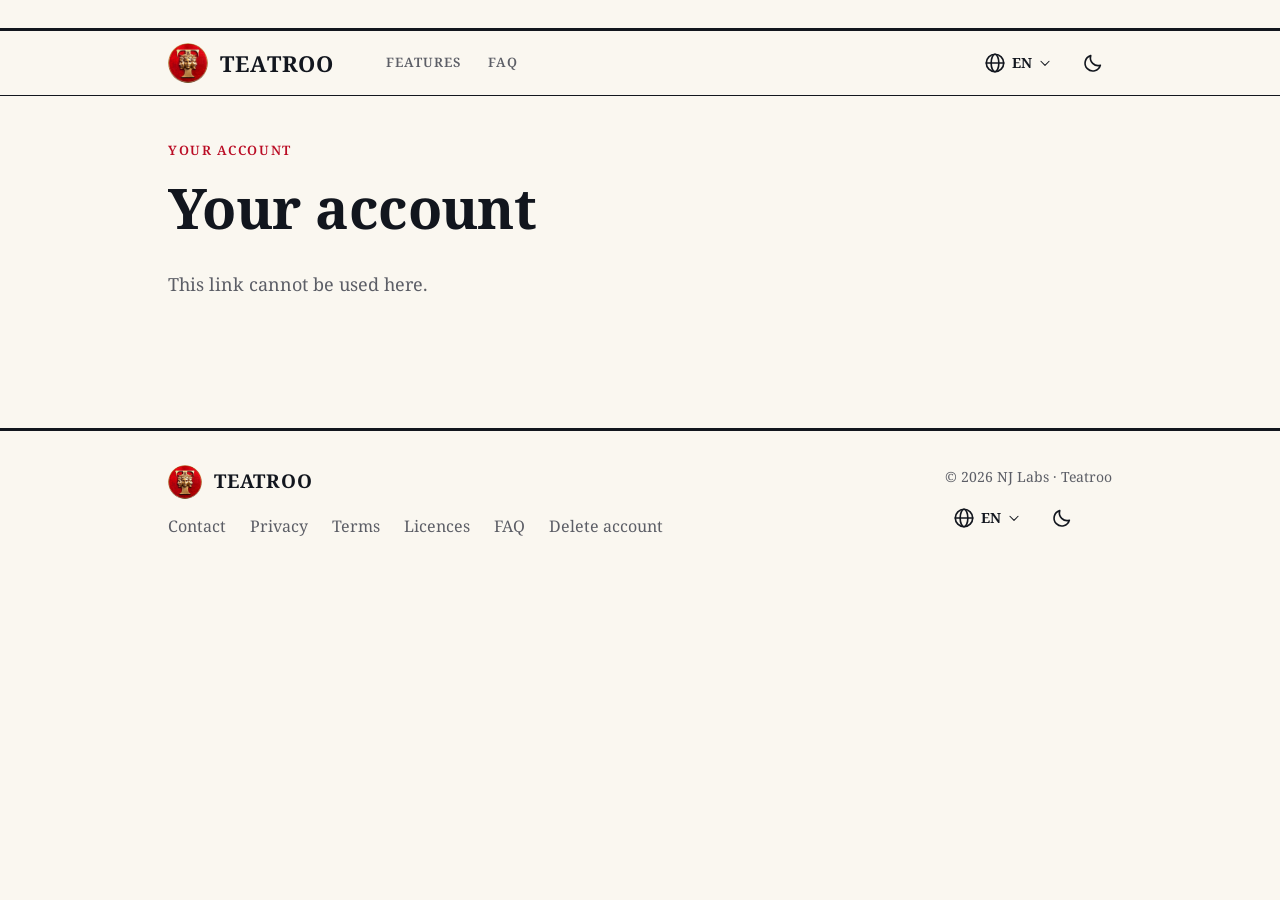
<file: reset-password.html>
<!doctype html>
<html lang="en">
<head>
<meta charset="utf-8">
<meta name="viewport" content="width=device-width, initial-scale=1">
<title>Your account: Teatroo</title>
<meta name="description" content="Set a new password or confirm your e-mail address for your Teatroo account.">
<meta name="color-scheme" content="light dark">
<meta name="referrer" content="no-referrer">
<meta name="robots" content="noindex">
<meta http-equiv="Content-Security-Policy" content="default-src 'none'; script-src 'self' 'sha256-7pBBXShDrXCUnYEHU6xZsTsp/FuUvCACMaRDVwM9g5M='; style-src 'self'; img-src 'self'; font-src 'self'; connect-src https://mail.teatroo.app; base-uri 'none'; form-action 'none'">
<meta property="og:title" content="Your account: Teatroo">
<meta property="og:description" content="Set a new password or confirm your e-mail address for your Teatroo account.">
<meta property="og:type" content="website">
<meta property="og:image" content="assets/img/logo-360.png">
<link rel="icon" type="image/png" href="assets/img/favicon.png">
<link rel="apple-touch-icon" href="assets/img/apple-touch-icon.png">
<link rel="preload" href="assets/fonts/notoserif-regular.woff" as="font" type="font/woff" crossorigin>
<link rel="stylesheet" href="assets/style.css">
<script>(function(){var t=null;try{t=localStorage.getItem('teatroo-theme')}catch(e){}if(!t)t=(window.matchMedia&&matchMedia('(prefers-color-scheme: dark)').matches)?'dark':'light';document.documentElement.setAttribute('data-theme',t)})();</script>
</head>
<body>
<a class="skip" href="#main">Skip to content</a>
<header class="top"><div class="wrap">
<a class="brand" href="index.html"><img src="assets/img/logo-96.png" width="40" height="40" alt="">TEATROO</a>
<nav class="nav" aria-label="Main"><a href="index.html#features">Features</a><a href="faq.html">FAQ</a></nav>
<div class="tools"><button class="btn-icon" type="button" data-lang-toggle aria-haspopup="true" aria-expanded="false" aria-label="Language"><svg viewBox="0 0 24 24" aria-hidden="true"><circle cx="12" cy="12" r="9.5"/><ellipse cx="12" cy="12" rx="4.2" ry="9.5"/><path d="M2.5 12h19"/></svg><span>EN</span><svg class="chev" viewBox="0 0 24 24" aria-hidden="true"><path d="M5 9l7 7 7-7"/></svg></button><div class="lang-menu" hidden><ul><li><span class="on">English</span></li><li><span class="soon">Deutsch (soon)</span></li><li><span class="soon">Español (soon)</span></li><li><span class="soon">Français (soon)</span></li><li><span class="soon">Italiano (soon)</span></li><li><span class="soon">Русский (soon)</span></li></ul></div><button class="btn-icon" type="button" data-theme-toggle aria-label="Switch theme"><svg class="theme-moon" viewBox="0 0 24 24" aria-hidden="true"><path d="M20 14.5A8.5 8.5 0 0 1 9.5 4 8.5 8.5 0 1 0 20 14.5z"/></svg><svg class="theme-sun" viewBox="0 0 24 24" aria-hidden="true"><circle cx="12" cy="12" r="4"/><path d="M12 2v2.5M12 19.5V22M2 12h2.5M19.5 12H22M4.9 4.9l1.8 1.8M17.3 17.3l1.8 1.8M4.9 19.1l1.8-1.8M17.3 6.7l1.8-1.8"/></svg></button></div>
</div></header>
<main id="main">
<div class="page"><div class="wrap"><p class="kicker" id="r-kicker">Your account</p><h1 id="r-title">New password</h1><div class="doc" id="r-box" aria-live="polite">
<p id="r-msg">Checking your link&hellip;</p>
<form id="r-form" class="pwform" hidden novalidate>
<p id="r-for"></p>
<label for="r-pw" id="r-l1">New password</label>
<input id="r-pw" type="password" autocomplete="new-password" minlength="8" required>
<label for="r-pw2" id="r-l2">Repeat the password</label>
<input id="r-pw2" type="password" autocomplete="new-password" minlength="8" required>
<p class="hint" id="r-rules">At least 8 characters, with an uppercase letter, a lowercase letter and a digit.</p>
<p class="err" id="r-err" role="alert" hidden></p>
<button type="submit" class="btn" id="r-btn">Save password</button>
</form>
<noscript><p>This page needs JavaScript to change your password.</p></noscript>
</div></div></div>
<script src="assets/reset-config.js"></script>
<script src="assets/reset.js"></script>
</main>
<footer class="foot"><div class="wrap">
<div><a class="brand" href="index.html"><img src="assets/img/logo-96.png" width="34" height="34" alt="">TEATROO</a>
<nav aria-label="Footer"><a href="contact.html">Contact</a><a href="privacy.html">Privacy</a><a href="terms.html">Terms</a><a href="licenses.html">Licences</a><a href="faq.html">FAQ</a><a href="delete-account.html">Delete account</a></nav></div>
<div><p class="small">&copy; 2026 NJ Labs &middot; Teatroo</p><div class="tools"><button class="btn-icon" type="button" data-lang-toggle aria-haspopup="true" aria-expanded="false" aria-label="Language"><svg viewBox="0 0 24 24" aria-hidden="true"><circle cx="12" cy="12" r="9.5"/><ellipse cx="12" cy="12" rx="4.2" ry="9.5"/><path d="M2.5 12h19"/></svg><span>EN</span><svg class="chev" viewBox="0 0 24 24" aria-hidden="true"><path d="M5 9l7 7 7-7"/></svg></button><div class="lang-menu" hidden><ul><li><span class="on">English</span></li><li><span class="soon">Deutsch (soon)</span></li><li><span class="soon">Español (soon)</span></li><li><span class="soon">Français (soon)</span></li><li><span class="soon">Italiano (soon)</span></li><li><span class="soon">Русский (soon)</span></li></ul></div><button class="btn-icon" type="button" data-theme-toggle aria-label="Switch theme"><svg class="theme-moon" viewBox="0 0 24 24" aria-hidden="true"><path d="M20 14.5A8.5 8.5 0 0 1 9.5 4 8.5 8.5 0 1 0 20 14.5z"/></svg><svg class="theme-sun" viewBox="0 0 24 24" aria-hidden="true"><circle cx="12" cy="12" r="4"/><path d="M12 2v2.5M12 19.5V22M2 12h2.5M19.5 12H22M4.9 4.9l1.8 1.8M17.3 17.3l1.8 1.8M4.9 19.1l1.8-1.8M17.3 6.7l1.8-1.8"/></svg></button></div></div>
</div></footer>
<script src="assets/site.js"></script>
</body>
</html>
</file>
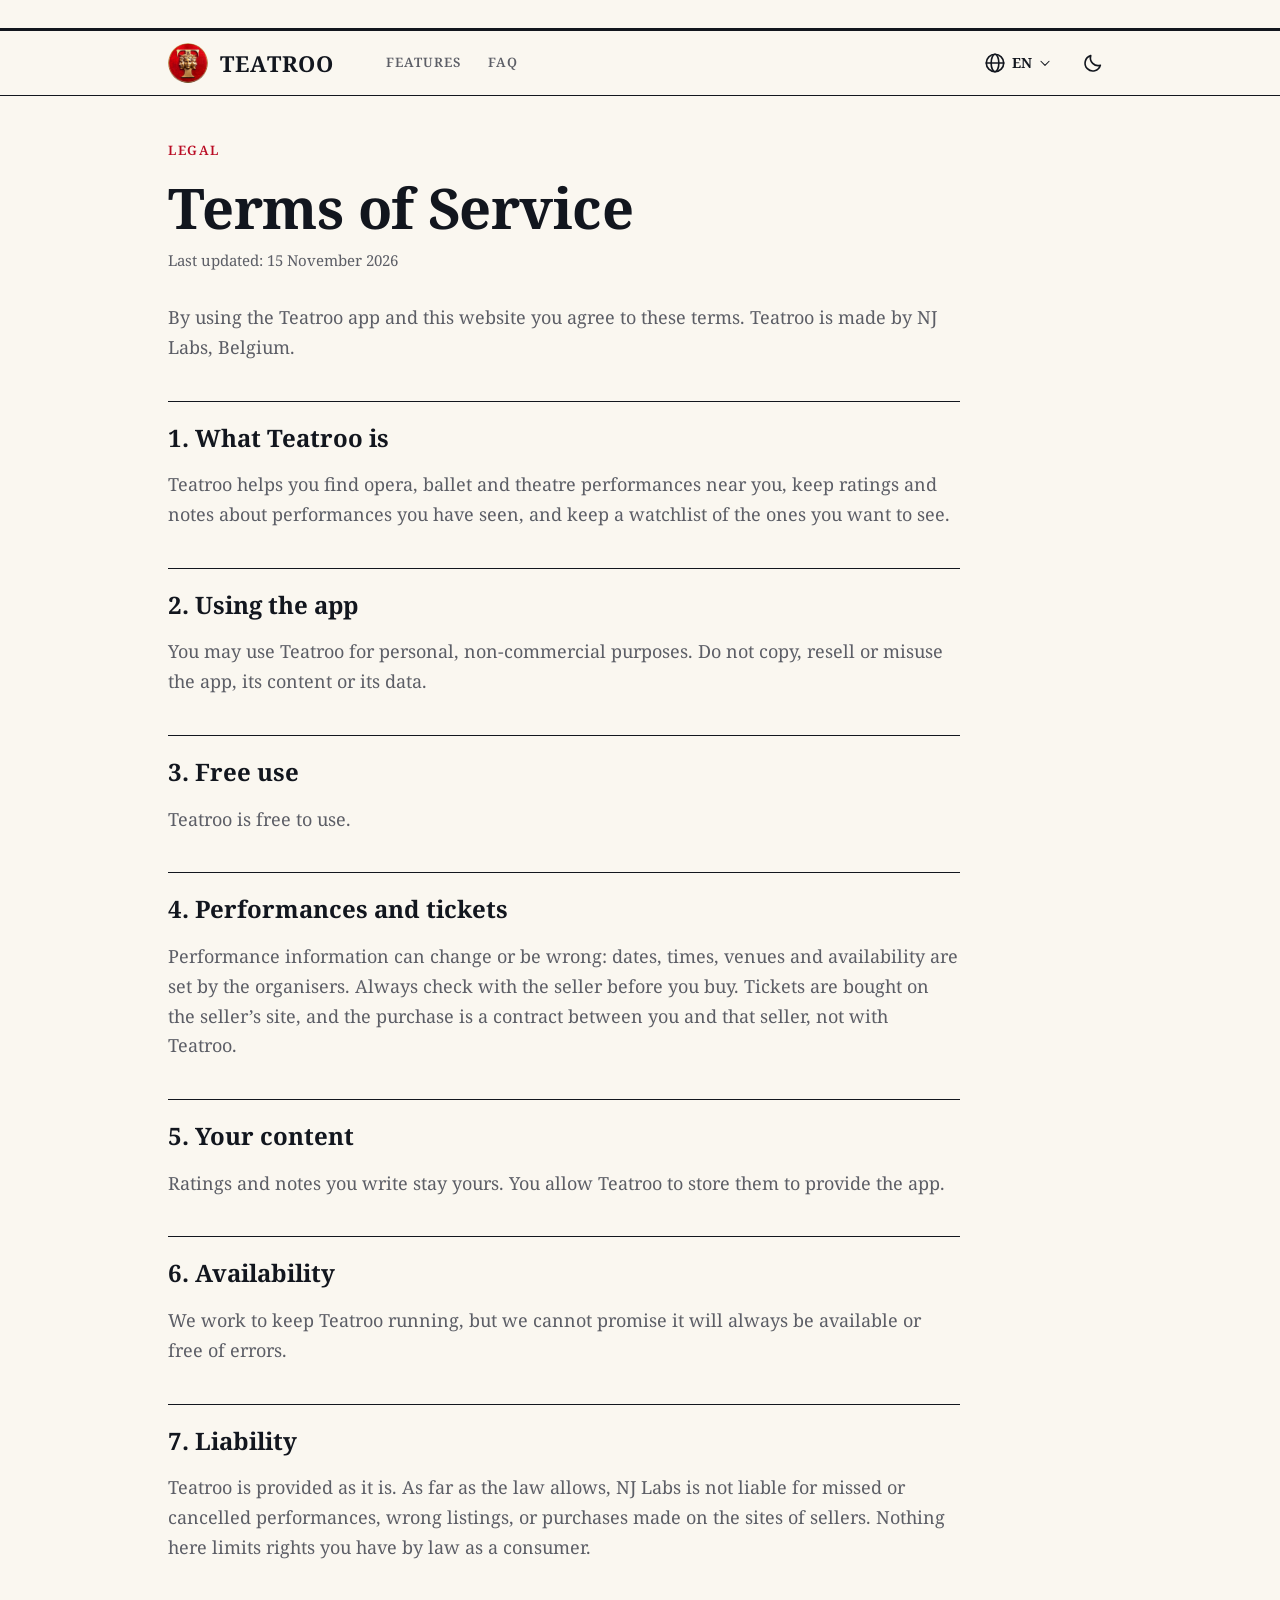
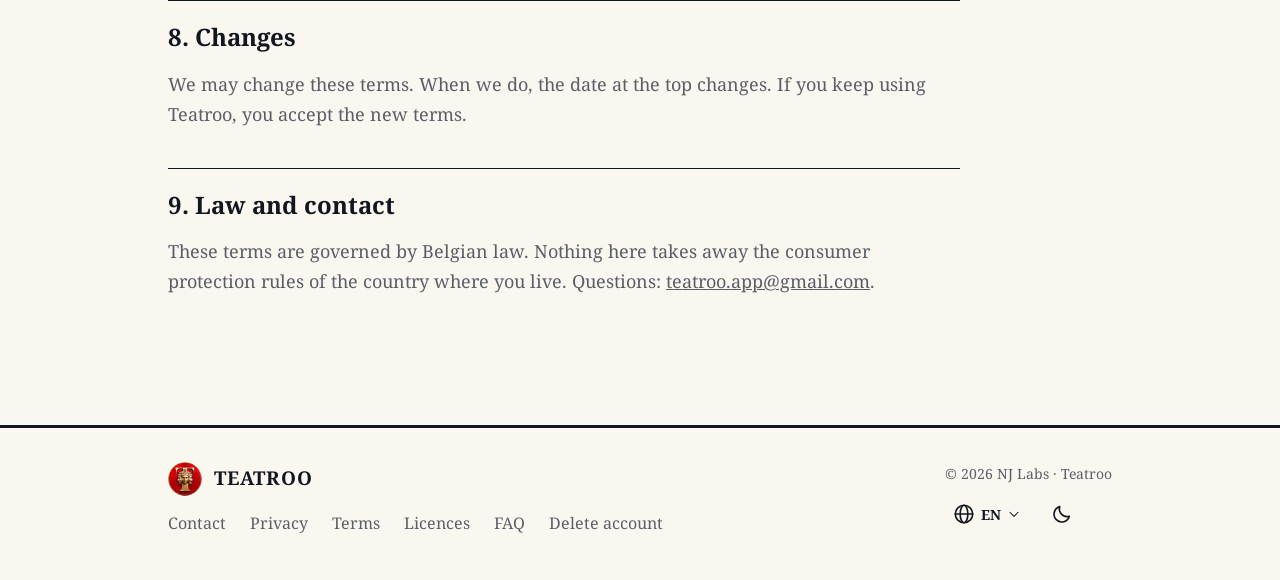
<file: terms.html>
<!doctype html>
<html lang="en">
<head>
<meta charset="utf-8">
<meta name="viewport" content="width=device-width, initial-scale=1">
<title>Terms of Service: Teatroo</title>
<meta name="description" content="The terms for using the Teatroo app and website, including ticket links.">
<meta name="color-scheme" content="light dark">
<meta property="og:title" content="Terms of Service: Teatroo">
<meta property="og:description" content="The terms for using the Teatroo app and website, including ticket links.">
<meta property="og:type" content="website">
<meta property="og:image" content="assets/img/logo-360.png">
<link rel="icon" type="image/png" href="assets/img/favicon.png">
<link rel="apple-touch-icon" href="assets/img/apple-touch-icon.png">
<link rel="preload" href="assets/fonts/notoserif-regular.woff" as="font" type="font/woff" crossorigin>
<link rel="stylesheet" href="assets/style.css">
<script>(function(){var t=null;try{t=localStorage.getItem('teatroo-theme')}catch(e){}if(!t)t=(window.matchMedia&&matchMedia('(prefers-color-scheme: dark)').matches)?'dark':'light';document.documentElement.setAttribute('data-theme',t)})();</script>
</head>
<body>
<a class="skip" href="#main">Skip to content</a>
<header class="top"><div class="wrap">
<a class="brand" href="index.html"><img src="assets/img/logo-96.png" width="40" height="40" alt="">TEATROO</a>
<nav class="nav" aria-label="Main"><a href="index.html#features">Features</a><a href="faq.html">FAQ</a></nav>
<div class="tools"><button class="btn-icon" type="button" data-lang-toggle aria-haspopup="true" aria-expanded="false" aria-label="Language"><svg viewBox="0 0 24 24" aria-hidden="true"><circle cx="12" cy="12" r="9.5"/><ellipse cx="12" cy="12" rx="4.2" ry="9.5"/><path d="M2.5 12h19"/></svg><span>EN</span><svg class="chev" viewBox="0 0 24 24" aria-hidden="true"><path d="M5 9l7 7 7-7"/></svg></button><div class="lang-menu" hidden><ul><li><span class="on">English</span></li><li><span class="soon">Deutsch (soon)</span></li><li><span class="soon">Español (soon)</span></li><li><span class="soon">Français (soon)</span></li><li><span class="soon">Italiano (soon)</span></li><li><span class="soon">Русский (soon)</span></li></ul></div><button class="btn-icon" type="button" data-theme-toggle aria-label="Switch theme"><svg class="theme-moon" viewBox="0 0 24 24" aria-hidden="true"><path d="M20 14.5A8.5 8.5 0 0 1 9.5 4 8.5 8.5 0 1 0 20 14.5z"/></svg><svg class="theme-sun" viewBox="0 0 24 24" aria-hidden="true"><circle cx="12" cy="12" r="4"/><path d="M12 2v2.5M12 19.5V22M2 12h2.5M19.5 12H22M4.9 4.9l1.8 1.8M17.3 17.3l1.8 1.8M4.9 19.1l1.8-1.8M17.3 6.7l1.8-1.8"/></svg></button></div>
</div></header>
<main id="main">
<div class="page"><div class="wrap"><p class="kicker">Legal</p><h1>Terms of Service</h1><p class="meta">Last updated: 15 November 2026</p><div class="doc">
<p>By using the Teatroo app and this website you agree to these terms. Teatroo is made by NJ Labs, Belgium.</p>
<h2>1. What Teatroo is</h2>
<p>Teatroo helps you find opera, ballet and theatre performances near you, keep ratings and notes about performances you have seen, and keep a watchlist of the ones you want to see.</p>
<h2>2. Using the app</h2>
<p>You may use Teatroo for personal, non-commercial purposes. Do not copy, resell or misuse the app, its content or its data.</p>
<h2>3. Free use</h2>
<p>Teatroo is free to use.</p>
<h2>4. Performances and tickets</h2>
<p>Performance information can change or be wrong: dates, times, venues and availability are set by the organisers. Always check with the seller before you buy. Tickets are bought on the seller&rsquo;s site, and the purchase is a contract between you and that seller, not with Teatroo.</p>
<h2>5. Your content</h2>
<p>Ratings and notes you write stay yours. You allow Teatroo to store them to provide the app.</p>
<h2>6. Availability</h2>
<p>We work to keep Teatroo running, but we cannot promise it will always be available or free of errors.</p>
<h2>7. Liability</h2>
<p>Teatroo is provided as it is. As far as the law allows, NJ Labs is not liable for missed or cancelled performances, wrong listings, or purchases made on the sites of sellers. Nothing here limits rights you have by law as a consumer.</p>
<h2>8. Changes</h2>
<p>We may change these terms. When we do, the date at the top changes. If you keep using Teatroo, you accept the new terms.</p>
<h2>9. Law and contact</h2>
<p>These terms are governed by Belgian law. Nothing here takes away the consumer protection rules of the country where you live. Questions: <a href="mailto:teatroo.app@gmail.com">teatroo.app@gmail.com</a>.</p>
</div></div></div>
</main>
<footer class="foot"><div class="wrap">
<div><a class="brand" href="index.html"><img src="assets/img/logo-96.png" width="34" height="34" alt="">TEATROO</a>
<nav aria-label="Footer"><a href="contact.html">Contact</a><a href="privacy.html">Privacy</a><a href="terms.html">Terms</a><a href="licenses.html">Licences</a><a href="faq.html">FAQ</a><a href="delete-account.html">Delete account</a></nav></div>
<div><p class="small">&copy; 2026 NJ Labs &middot; Teatroo</p><div class="tools"><button class="btn-icon" type="button" data-lang-toggle aria-haspopup="true" aria-expanded="false" aria-label="Language"><svg viewBox="0 0 24 24" aria-hidden="true"><circle cx="12" cy="12" r="9.5"/><ellipse cx="12" cy="12" rx="4.2" ry="9.5"/><path d="M2.5 12h19"/></svg><span>EN</span><svg class="chev" viewBox="0 0 24 24" aria-hidden="true"><path d="M5 9l7 7 7-7"/></svg></button><div class="lang-menu" hidden><ul><li><span class="on">English</span></li><li><span class="soon">Deutsch (soon)</span></li><li><span class="soon">Español (soon)</span></li><li><span class="soon">Français (soon)</span></li><li><span class="soon">Italiano (soon)</span></li><li><span class="soon">Русский (soon)</span></li></ul></div><button class="btn-icon" type="button" data-theme-toggle aria-label="Switch theme"><svg class="theme-moon" viewBox="0 0 24 24" aria-hidden="true"><path d="M20 14.5A8.5 8.5 0 0 1 9.5 4 8.5 8.5 0 1 0 20 14.5z"/></svg><svg class="theme-sun" viewBox="0 0 24 24" aria-hidden="true"><circle cx="12" cy="12" r="4"/><path d="M12 2v2.5M12 19.5V22M2 12h2.5M19.5 12H22M4.9 4.9l1.8 1.8M17.3 17.3l1.8 1.8M4.9 19.1l1.8-1.8M17.3 6.7l1.8-1.8"/></svg></button></div></div>
</div></footer>
<script src="assets/site.js"></script>
</body>
</html>
</file>
<file: assets/style.css>
/* Teatroo website: "Editorial" design. One font (Noto Serif), crimson accent, light and dark theme. */
@font-face { font-family: "Noto Serif"; font-weight: 400; font-style: normal; font-display: swap; src: url("fonts/notoserif-regular.woff") format("woff"); }
@font-face { font-family: "Noto Serif"; font-weight: 600; font-style: normal; font-display: swap; src: url("fonts/notoserif-semibold.woff") format("woff"); }
@font-face { font-family: "Noto Serif"; font-weight: 700; font-style: normal; font-display: swap; src: url("fonts/notoserif-bold.woff") format("woff"); }

:root {
  --bg: #faf7f0; --bg2: #f3eee3; --ink: #12161e; --soft: #5c5e66; --rule: #d6d0c4; --accent: #ba0c24; --accent-ink: #ffffff;
  --card: #ffffff; --badge-border: #a6a6a6;
  --maxw: 1040px; --pad: clamp(20px, 5vw, 48px);
}
:root[data-theme="dark"] {
  --bg: #1e1e20; --bg2: #28282b; --ink: #f2eee4; --soft: #b2aea6; --rule: #46464a; --accent: #e83248; --accent-ink: #ffffff;
  --card: #2a2a2d; --badge-border: #a6a6a6;
}
* { box-sizing: border-box; }
html { -webkit-text-size-adjust: 100%; scroll-behavior: smooth; }
@media (prefers-reduced-motion: reduce) { html { scroll-behavior: auto; } * { transition: none !important; } }
body { margin: 0; background: var(--bg); color: var(--ink); font-family: "Noto Serif", Georgia, "Times New Roman", serif; font-size: 18px; line-height: 1.65; }
a { color: inherit; }
img { max-width: 100%; height: auto; }
.wrap { max-width: var(--maxw); margin: 0 auto; padding: 0 var(--pad); }
.skip { position: absolute; left: -999px; top: 8px; background: var(--ink); color: var(--bg); padding: 8px 14px; z-index: 50; }
.skip:focus { left: 8px; }
:focus-visible { outline: 3px solid var(--accent); outline-offset: 3px; }

/* header */
.top { border-top: 3px solid var(--ink); border-bottom: 1px solid var(--ink); margin-top: 28px; }
.top .wrap { display: flex; align-items: center; gap: 24px; min-height: 64px; flex-wrap: wrap; padding-top: 8px; padding-bottom: 8px; }
.brand { display: flex; align-items: center; gap: 12px; text-decoration: none; font-weight: 700; font-size: 22px; letter-spacing: .04em; }
.brand img { width: 40px; height: 40px; border-radius: 50%; }
.nav { display: flex; gap: 26px; margin-left: 28px; }
.nav a { text-decoration: none; font-size: 13px; font-weight: 600; letter-spacing: .08em; text-transform: uppercase; color: var(--soft); }
.nav a:hover, .nav a[aria-current="page"] { color: var(--ink); }
.tools { margin-left: auto; display: flex; align-items: center; gap: 14px; position: relative; }
.btn-icon { display: inline-flex; align-items: center; gap: 6px; background: none; border: 0; color: var(--ink); font: inherit; font-size: 14px; font-weight: 700; cursor: pointer; padding: 8px; border-radius: 8px; }
.btn-icon:hover { background: var(--bg2); }
.btn-icon svg { width: 22px; height: 22px; stroke: currentColor; fill: none; stroke-width: 1.8; stroke-linecap: round; stroke-linejoin: round; }
.btn-icon .chev { width: 14px; height: 14px; }
.theme-sun { display: none; } :root[data-theme="dark"] .theme-sun { display: block; } :root[data-theme="dark"] .theme-moon { display: none; }
.lang-menu { position: absolute; right: 0; top: 46px; background: var(--card); border: 1px solid var(--rule); border-radius: 10px; padding: 6px; min-width: 190px; box-shadow: 0 10px 30px rgba(0,0,0,.18); z-index: 20; }
.lang-menu[hidden] { display: none; }
.lang-menu li { list-style: none; }
.lang-menu ul { margin: 0; padding: 0; }
.lang-menu a, .lang-menu span { display: block; padding: 8px 12px; border-radius: 6px; font-size: 15px; text-decoration: none; }
.lang-menu .soon { color: var(--soft); }
.lang-menu .on { font-weight: 700; color: var(--accent); }

/* typography */
.kicker { font-size: 13px; font-weight: 600; letter-spacing: .12em; text-transform: uppercase; color: var(--accent); margin: 0 0 14px; }
h1 { font-size: clamp(38px, 7.2vw, 72px); line-height: 1.16; margin: 0; font-weight: 700; letter-spacing: -.01em; }
h2 { font-size: clamp(28px, 4vw, 40px); line-height: 1.2; margin: 0 0 18px; font-weight: 700; }
h3 { font-size: 24px; margin: 0 0 6px; font-weight: 700; }
.lead { font-size: clamp(19px, 2.3vw, 23px); color: var(--soft); max-width: 36em; }
.rule-accent { width: 160px; height: 5px; background: var(--accent); margin: 26px 0 24px; border: 0; }

/* hero */
.hero { padding: 40px 0 70px; }
.hero .wrap { display: grid; grid-template-columns: 1fr auto; gap: 32px; align-items: end; }
.hero-mark { width: clamp(150px, 22vw, 230px); height: auto; border-radius: 50%; justify-self: end; }
.badges { display: flex; flex-wrap: wrap; gap: 14px; margin-top: 30px; }
.badge { display: inline-block; line-height: 0; opacity: .55; cursor: default; }
/* official badges: Apple's is 3:1; Google's file has clear space around the badge, which is pulled back with negative margins so both look equally high (56px) */
.badge { height: 56px; }
.badge img { display: block; }
.badge .apple { height: 56px; width: auto; }
.badge .google { height: 83px; width: auto; margin: -13.5px -14px; }
.badge[href]:not([aria-disabled="true"]) { opacity: 1; cursor: pointer; }
.soon-note { margin: 12px 0 0; font-size: 15px; color: var(--soft); }
@media (max-width: 700px) { .hero .wrap { grid-template-columns: 1fr; } .hero-mark { justify-self: start; order: -1; } .nav { margin-left: 0; width: 100%; order: 3; gap: 20px; } }

/* sections */
section { padding: 52px 0; border-top: 1px solid var(--ink); }
.feat { display: grid; grid-template-columns: 90px 1fr; gap: 6px 18px; padding: 22px 0; border-top: 1px solid var(--rule); }
.feat:first-of-type { border-top: 0; }
.feat .num { font-size: 40px; font-weight: 700; color: var(--accent); line-height: 1.1; }
.feat p { margin: 0; color: var(--soft); max-width: 34em; }
.phones { display: grid; grid-template-columns: repeat(3, 1fr); gap: clamp(14px, 4vw, 40px); margin-top: 24px; }
.phone { background: #14141a; border-radius: 30px; padding: 7px; box-shadow: 0 14px 40px rgba(0,0,0,.2); }
.phone img { display: block; border-radius: 24px; width: 100%; aspect-ratio: 9 / 17; object-fit: cover; object-position: top; }
.cap { text-align: center; color: var(--soft); font-size: 15px; margin-top: 12px; }
.premium { background: var(--bg2); border-top: 4px solid var(--accent); padding: 34px clamp(22px, 5vw, 44px) 38px; }
.premium ul { list-style: none; padding: 0; margin: 12px 0 0; }
.premium li { padding: 4px 0; } .premium li::before { content: "\2014\00a0\00a0"; color: var(--accent); }
details { border-top: 1px solid var(--ink); }
details:last-of-type { border-bottom: 1px solid var(--ink); }
summary { cursor: pointer; padding: 18px 40px 18px 0; font-size: 20px; font-weight: 600; list-style: none; position: relative; }
summary::-webkit-details-marker { display: none; }
summary::after { content: "+"; position: absolute; right: 6px; top: 12px; font-size: 30px; font-weight: 400; color: var(--accent); }
details[open] > summary::after { content: "\2212"; }
details .ans { color: var(--soft); padding: 0 0 22px; max-width: 40em; }
.more { display: inline-block; margin-top: 20px; font-weight: 600; color: var(--accent); text-decoration: none; }
.more::after { content: "\00a0\2192"; font-family: Georgia, serif; }

/* text pages */
.page { padding: 44px 0 80px; }
.page h1 { font-size: clamp(34px, 6vw, 56px); }
.page .meta { color: var(--soft); font-size: 15px; margin: 8px 0 0; }
.doc { max-width: 44em; margin-top: 30px; }
.doc h2 { font-size: 24px; margin: 38px 0 8px; padding-top: 22px; border-top: 1px solid var(--ink); }
.doc p, .doc li { color: var(--soft); }
.doc ul, .doc ol { padding-left: 1.2em; }
.doc strong { color: var(--ink); }
.contact-box { margin-top: 26px; border-top: 1px solid var(--ink); border-bottom: 1px solid var(--ink); padding: 22px 0; font-size: 22px; }

/* footer */
.foot { border-top: 3px solid var(--ink); margin-top: 30px; padding: 34px 0 44px; }
.foot .wrap { display: flex; flex-wrap: wrap; gap: 24px 40px; align-items: flex-start; justify-content: space-between; }
.foot .brand { font-size: 19px; } .foot .brand img { width: 34px; height: 34px; }
.foot nav { display: flex; flex-wrap: wrap; gap: 8px 24px; margin-top: 14px; }
.foot nav a { text-decoration: none; color: var(--soft); font-size: 16px; } .foot nav a:hover { color: var(--ink); }
.foot .small { color: var(--soft); font-size: 14px; margin: 0; }
.foot .tools { margin-left: 0; margin-top: 10px; }

/* password page (reset-password.html) */
.pwform { max-width: 26em; margin-top: 18px; }
.pwform label { display: block; margin: 18px 0 6px; font-weight: 600; font-size: 15px; }
.pwform input { width: 100%; font: inherit; font-size: 18px; padding: 12px 14px; color: var(--ink); background: var(--card); border: 1px solid var(--rule); border-radius: 8px; }
.pwform input:focus-visible { outline: 3px solid var(--accent); outline-offset: 2px; }
.pwform .hint { font-size: 14px; color: var(--soft); margin: 8px 0 0; }
.pwform .err { font-size: 15px; color: var(--accent); margin: 14px 0 0; font-weight: 600; }
.pwform .btn { margin-top: 22px; font: inherit; font-size: 16px; font-weight: 700; padding: 13px 26px; color: var(--accent-ink); background: var(--accent); border: 0; border-radius: 8px; cursor: pointer; }
.pwform .btn:disabled { opacity: .6; cursor: default; }
</file>
